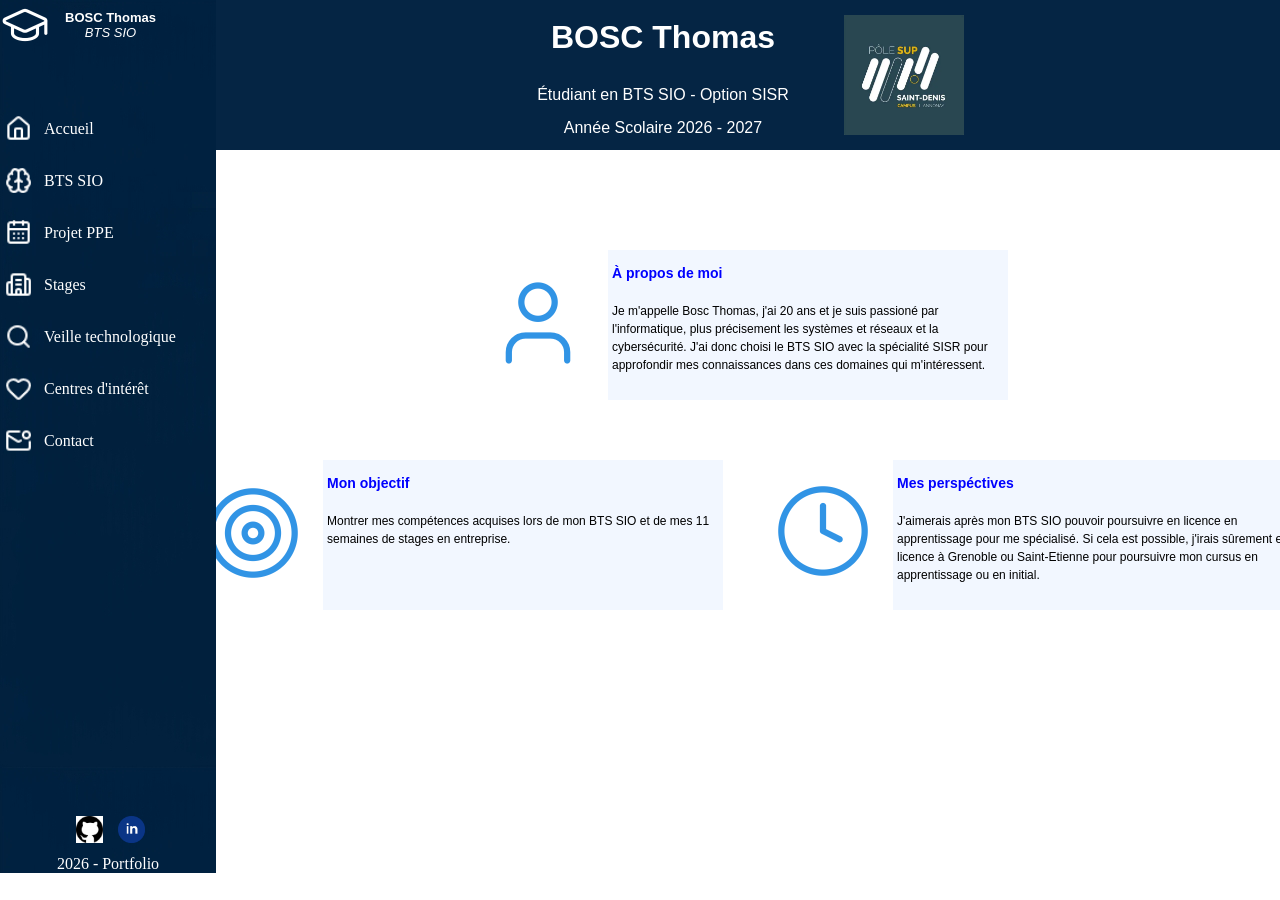
<file: index.html>
<!DOCTYPE html>
<html lang="fr">
    <head>
        <meta charset="UTF-8">
        <meta name="viewport" content="width=device-width, initial-scale=1.0">
        <title>Accueil</title> <!--affiche "Accueil" dans le lien de la page tout en haut-->
        <link rel="stylesheet" type="text/css" href="CSS/RegleCSS.css"> <!--relie la page CSS a cette page-->
    </head>
    <body id="conteneur_global" class="contenu_page">
        <nav>
            <div id="Menu" class="image">
                <div id="profil_accueil" class="haut-menu">
                    <img src="Image/Pictogramme_chapeau_etudiant.jpg" alt="Pictogramme de châpeau d'étudiant">
                    <div id="text-profil" class="text-menu">
                        <span><strong>BOSC Thomas</strong></span>
                        <span><em>BTS SIO</em></span>
                    </div>
                </div>              
                <div id="menu_accueil" class="menu">
                    <img src="Image/accueil-icone-logo-maison.jpg" alt="Pictogramme maison">
                    <a href="index.html"><span>Accueil</span></a>
                </div>
                <div id="menu_presentation" class="menu">
                    <img src="Image/malette.png" alt="Pictogramme malette">
                    <a href="html/BTS-SIO_et_compétences.html"><span>BTS SIO</span></a>
                </div>
                <div id="menu_projet_PPE" class="menu">
                    <img src="Image/calendrier_logo.jpg" alt="Pictogramme de calendrier">
                    <a href="html/Projets_réalisés.html"><span>Projet PPE</span></a>
                </div>
                <div id="menu_stages" class="menu">
                    <img src="Image/logo_valise.jpg" alt="Pictogramme de valise">
                    <a href="html/Stages.html"><span>Stages</span></a>
                </div>
                <div id="menu_veille" class="menu">
                    <img src="Image/logo_loupe.jpg" alt="Pictogramme de loupe">
                    <a href="html/Veilles_technologiques.html"><span>Veille technologique</span></a>
                </div>
                <div id="menu_centre_interet" class="menu">
                    <img src="Image/logo_coeur.png" alt="Pictogramme de coeur">
                    <a href="html/Centres_d'interets.html"><span>Centres d'intérêt</span></a>
                </div>
                <div id="menu_contact" class="menu">
                    <img src="Image/logo_enveloppe.jpg" alt="Pictogramme d'enveloppe">
                    <a href="html/Contact.html"><span>Contact</span></a>
                </div>
                <div id="reseau" class="menu">
                    <div class="logo-menu">
                        <a href="https://github.com/boscthomas06"><img src="Image/logo-github.jpg" alt="logo de Github"></a>
                        <a href="https://www.linkedin.com/in/thomas-bosc-20840a396/"><img src="Image/logo_linkedin.png" alt="logo logo_linkedin"></a>
                    </div>
                    <span>2026 - Portfolio</span>
                </div>
            </div>
        </nav>
        <div id="conteneur_HM" class="conteneur_HM">
            <header id="contenu" class="header_accueil">
                <div id="haut_page" class="haut_accueil">
                    <div id="texte_accueil" class="titre_accueil">
                        <p><h1>BOSC Thomas</h1></p>
                        <p>Étudiant en BTS SIO - Option SISR</p>
                        <p>Année Scolaire 2026 - 2027</p>
                    </div>
                    <div id="campus" class="saint-denis">
                        <img src="Image/saint-denis.webp" alt="Campus Saint-Denis">
                    </div>
                </div>
            </header>
            <main id="main_accueil" class="main_accueil">
                <div id="bloc123" class="disposition_bloc">
                    <div id="bloc1" class="presentation">
                        <div id="image-bloc1" class="image-bloc">
                            <img src="Image/profil.jpg" alt="profil">
                        </div>
                        <div id="bloc1-texte" class="bloc-texte">
                            <p><h2>À propos de moi</h2></p>
                            <p>Je m'appelle Bosc Thomas, j'ai 20 ans et je suis passioné par l'informatique, plus précisement les systèmes et réseaux et la cybersécurité. J'ai donc choisi le BTS SIO avec la spécialité SISR pour approfondir mes connaissances dans ces domaines qui m'intéressent.</p>
                        </div>
                    </div>
                    <div id="bloc2-3" class="conteneur_bloc2-3">
                        <div id="bloc2" class="presentation">
                            <div id="image-bloc2" class="image-bloc">
                                <img src="Image/cible.jpg" alt="cible">
                            </div>
                            <div id="texte-bloc2" class="bloc-texte">
                                <p><h2>Mon objectif</h2></p>
                                <p>Montrer mes compétences acquises lors de mon BTS SIO et de mes 11 semaines de stages en entreprise.</p>
                            </div>
                        </div>
                        <div id="bloc3" class="presentation">
                            <div id="image-bloc3" class="image-bloc">
                                <img src="Image/horloge.jpg" alt="horloge">
                            </div>
                            <div id="texte-bloc3" class="bloc-texte">
                                <p><h2>Mes perspéctives</h2></p>
                                <p>J'aimerais après mon BTS SIO pouvoir poursuivre en licence en apprentissage pour me spécialisé. Si cela est possible, j'irais sûrement en licence à Grenoble ou Saint-Etienne pour poursuivre mon cursus en apprentissage ou en initial.</p>
                            </div>
                        </div>
                    </div>
                </div>
            </main>
        </div>
        <footer>  
        </footer>
    </body>
</html>
</file>
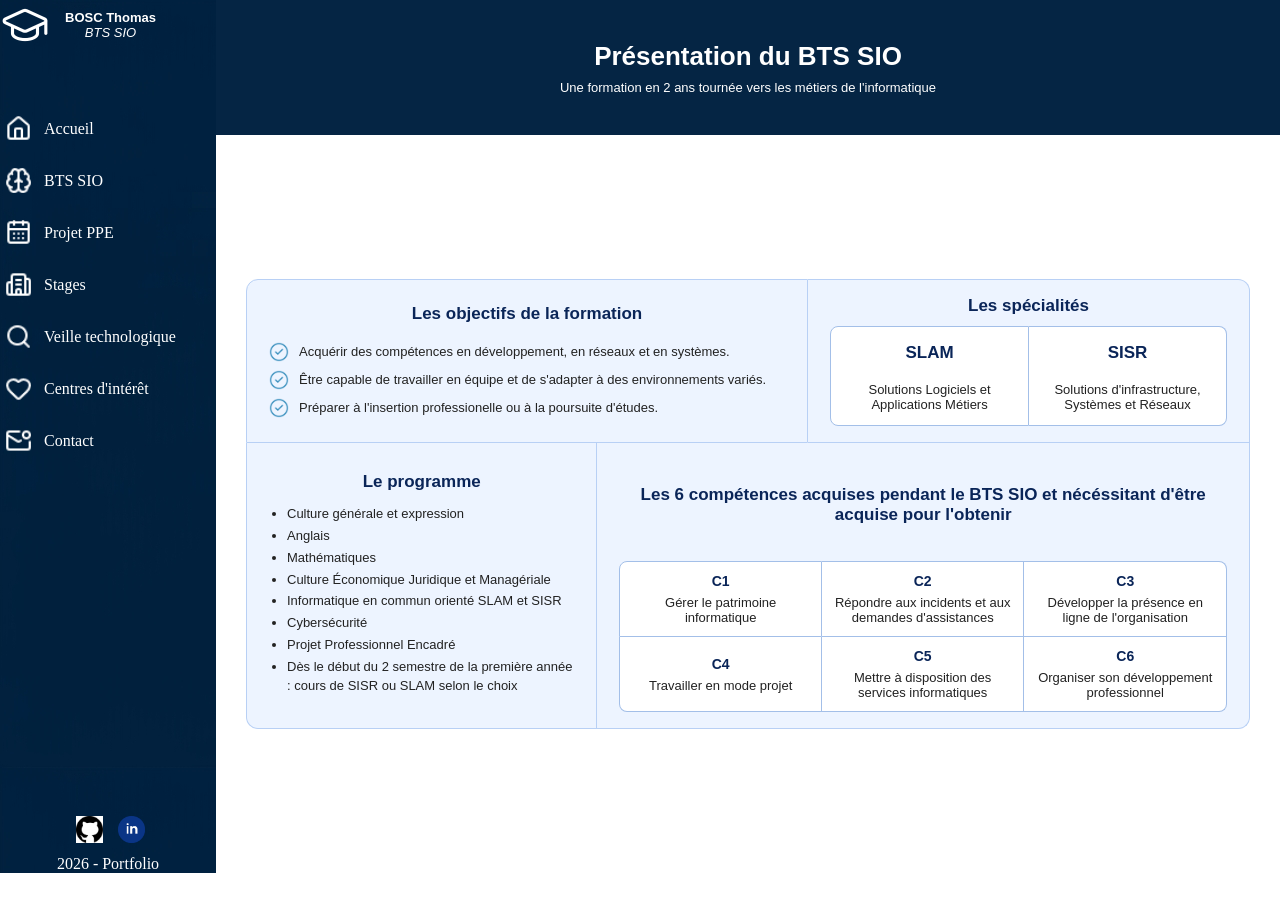
<file: html/BTS-SIO_et_compétences.html>
<!DOCTYPE html>
<html lang="fr">
    <head>
        <meta charset="UTF-8">
        <meta name="viewport" content="width=device-width, initial-scale=1.0">
        <title>BTS SIO et compétences</title> <!--affiche "BTS SIO et compétences" dans le lien de la page tout en haut-->
        <link rel="stylesheet" type="text/css" href="../CSS/RegleCSS.css"> <!--relie la page CSS a cette page-->
    </head>
    <body>
        <div id="contenu_BTS-SIO" class="contenu_BTS-SIO">
            <nav>
                <div id="Menu" class="image">
                    <div id="profil_accueil" class="haut-menu">
                        <img src="../Image/Pictogramme_chapeau_etudiant.jpg" alt="Pictogramme de châpeau d'étudiant">
                        <div id="text-profil" class="text-menu">
                            <span><strong>BOSC Thomas</strong></span>
                            <span><em>BTS SIO</em></span>
                        </div>
                    </div>              
                    <div id="menu_accueil" class="menu">
                        <img src="../Image/accueil-icone-logo-maison.jpg" alt="Pictogramme maison">
                        <a href="../index.html"><span>Accueil</span></a>
                    </div>
                    <div id="menu_presentation" class="menu">
                        <img src="../Image/malette.png" alt="Pictogramme malette">
                        <a href="../html/BTS-SIO_et_compétences.html"><span>BTS SIO</span></a>
                    </div>
                    <div id="menu_projet_PPE" class="menu">
                        <img src="../Image/calendrier_logo.jpg" alt="Pictogramme de calendrier">
                        <a href="../html/Projets_réalisés.html"><span>Projet PPE</span></a>
                    </div>
                    <div id="menu_stages" class="menu">
                        <img src="../Image/logo_valise.jpg" alt="Pictogramme de valise">
                        <a href="../html/Stages.html"><span>Stages</span></a>
                    </div>
                    <div id="menu_veille" class="menu">
                        <img src="../Image/logo_loupe.jpg" alt="Pictogramme de loupe">
                        <a href="../html/Veilles_technologiques.html"><span>Veille technologique</span></a>
                    </div>
                    <div id="menu_centre_interet" class="menu">
                        <img src="../Image/logo_coeur.png" alt="Pictogramme de coeur">
                        <a href="../html/Centres_d'interets.html"><span>Centres d'intérêt</span></a>
                    </div>
                    <div id="menu_contact" class="menu">
                        <img src="../Image/logo_enveloppe.jpg" alt="Pictogramme d'enveloppe">
                        <a href="../html/Contact.html"><span>Contact</span></a>
                    </div>
                    <div id="reseau" class="menu">
                        <div class="logo-menu">
                            <a href="https://github.com/boscthomas06"><img src="../Image/logo-github.jpg" alt="logo de Github"></a>
                            <a href="https://www.linkedin.com/in/thomas-bosc-20840a396/"><img src="../Image/logo_linkedin.png" alt="logo logo_linkedin"></a>
                        </div>
                        <span>2026 - Portfolio</span>
                    </div>
                </div>
            </nav>
            <div id="page_BTS-SIO" class="page-BTS_SIO">
                <header>
                        <div id="header-BTS_SIO" class="style_BTS-SIO">
                            <h1>Présentation du BTS SIO</h1>
                            <p>Une formation en 2 ans tournée vers les métiers de l'informatique</p>
                        </div>
                </header>
                <main>
                    <div id="objectif" class="texte-présentation">
                        <div id="objecif_specialite" class="style_BTS-SIO">
                            <div id="disposition_objectif" class="objectif">
                                <h2>Les objectifs de la formation</h2>
                                    <div class="objectif">
                                        <img src="../Image/icone-valider.jpg" alt="icône valider">
                                        <p>Acquérir des compétences en développement, en réseaux et en systèmes.</p>
                                    </div>
                                    <div class="objectif">
                                        <img src="../Image/icone-valider.jpg" alt="icône valider">
                                        <p>Être capable de travailler en équipe et de s'adapter à des environnements variés.</p>
                                    </div>
                                    <div class="objectif">
                                        <img src="../Image/icone-valider.jpg" alt="icône valider">
                                        <p>Préparer à l'insertion professionelle ou à la poursuite d'études.</p>
                                    </div>
                            </div>
                            <div id="titre-specialite" class="style_BTS-SIO">
                                <h2>Les spécialités</h2>
                                <div id="specialite" class="style_BTS-SIO">
                                    <div id="slam" class="style_BTS-SIO">
                                        <p><h2>SLAM</h2></p>
                                        <p>Solutions Logiciels et Applications Métiers</p>
                                    </div>
                                    <div id="sisr" class="style_BTS-SIO">
                                        <p><h2>SISR</h2></p>
                                        <p>Solutions d'infrastructure, Systèmes et Réseaux</p>
                                    </div>
                                </div>
                            </div>
                        </div>
                        <div id="programme-competence" class="style_BTS-SIO">
                            <div id="programme" class="style_BTS-SIO">
                                <p><h2>Le programme</h2></p>
                                <ul>
                                    <li>Culture générale et expression</li>
                                    <li>Anglais</li>
                                    <li>Mathématiques</li>
                                    <li>Culture Économique Juridique et Managériale</li>
                                    <li>Informatique en commun orienté SLAM et SISR</li>
                                    <li>Cybersécurité</li>
                                    <li>Projet Professionnel Encadré</li>
                                    <li>Dès le début du 2 semestre de la première année : cours de SISR ou SLAM selon le choix</li>
                                </ul>   
                            </div>
                            <div id="competence" class="style_BTS-SIO">
                                <p><h2>Les 6 compétences acquises pendant le BTS SIO et nécéssitant d'être acquise pour l'obtenir</h2></p>
                                <div id="box_competence" class="style_BTS-SIO">
                                    <div id="C1-C6" class="style_BTS-SIO">
                                        <div id="C1-C4" class="style_BTS-SIO">
                                            <div id="C1" class="style_BTS-SIO">
                                                <h3>C1</h3>
                                                <p>Gérer le patrimoine informatique</p>
                                            </div>
                                            <div id="C4" class="style_BTS-SIO">
                                                <h3>C4</h3>
                                                <p>Travailler en mode projet</p>
                                            </div>
                                        </div>
                                        <div id="C2-C5" class="style_BTS-SIO">
                                            <div id="C2" class="style_BTS-SIO">
                                                <h3>C2</h3>
                                                <p>Répondre aux incidents et aux demandes d'assistances</p>
                                            </div>
                                            <div id="C5" class="style_BTS-SIO">
                                                <h3>C5</h3>
                                                <p>Mettre à disposition des services informatiques</p>
                                            </div>
                                        </div>
                                        <div id="C3-C6" class="style_BTS-SIO">
                                            <div id="C3" class="style_BTS-SIO">
                                                <h3>C3</h3>
                                                <p>Développer la présence en ligne de l'organisation</p>
                                            </div>
                                            <div id="C6" class="style_BTS-SIO">
                                                <h3>C6</h3>
                                                <p>Organiser son développement professionnel</p>
                                            </div>
                                        </div>
                                    </div>
                                </div>
                            </div>
                        </div>
                    </div>

                    
                </main>
            </div>
            <footer>  
            </footer>
        </div>
    </body>
</html>
</file>
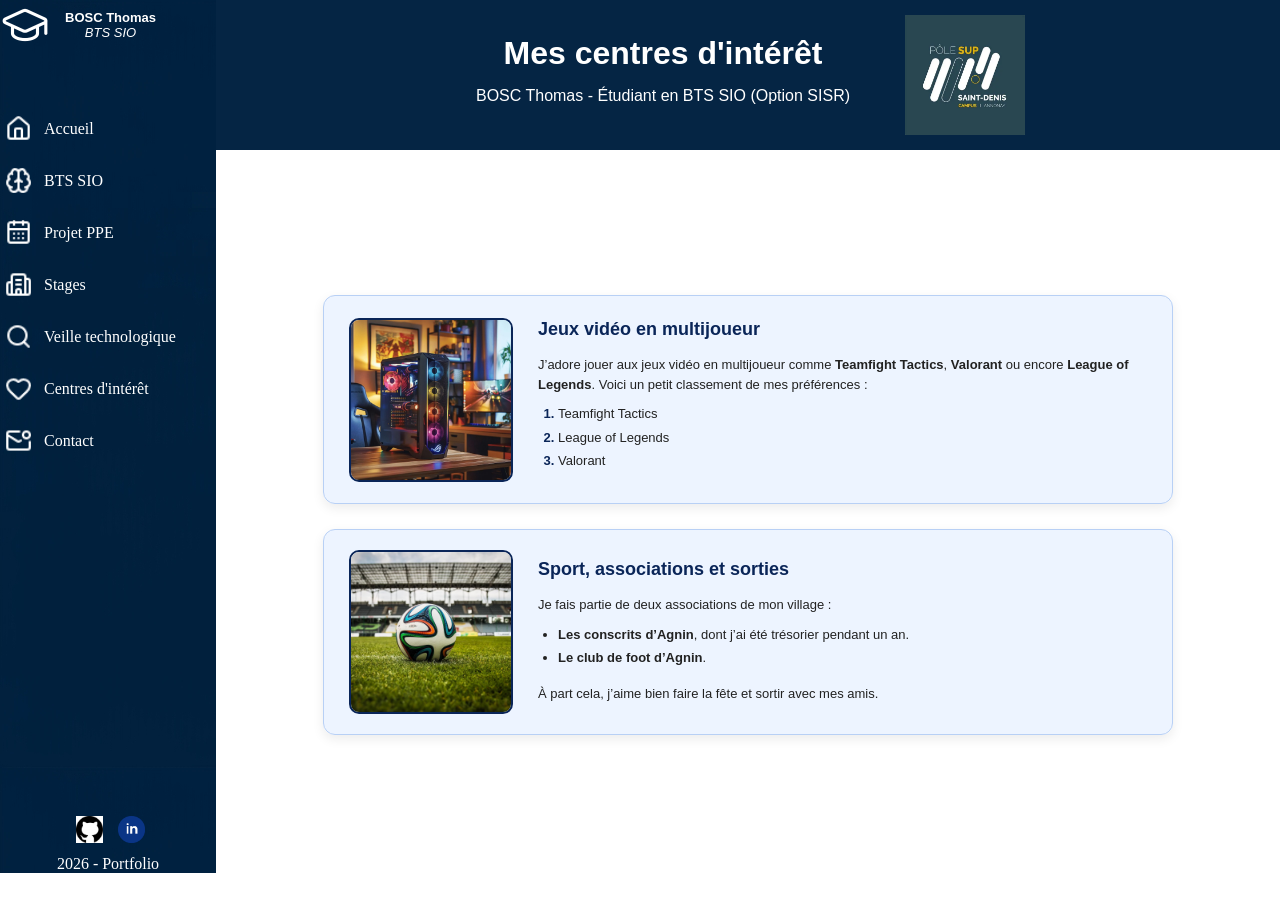
<file: html/Centres_d'interets.html>
<!DOCTYPE html>
<html lang="fr">
    <head>
        <meta charset="UTF-8">
        <meta name="viewport" content="width=device-width, initial-scale=1.0">
        <title>Centres d'intérêt</title>
        <link rel="stylesheet" type="text/css" href="../CSS/RegleCSS.css">
    </head>
    <body id="conteneur_global" class="contenu_page">
        <nav>
            <div id="Menu" class="image">
                <div id="profil_accueil" class="haut-menu">
                    <img src="../Image/Pictogramme_chapeau_etudiant.jpg" alt="Pictogramme de châpeau d'étudiant">
                    <div id="text-profil" class="text-menu">
                        <span><strong>BOSC Thomas</strong></span>
                        <span><em>BTS SIO</em></span>
                    </div>
                </div>              
                <div id="menu_accueil" class="menu">
                    <img src="../Image/accueil-icone-logo-maison.jpg" alt="Pictogramme maison">
                    <a href="../index.html"><span>Accueil</span></a>
                </div>
                <div id="menu_presentation" class="menu">
                    <img src="../Image/malette.png" alt="Pictogramme malette">
                    <a href="BTS-SIO_et_compétences.html"><span>BTS SIO</span></a>
                </div>
                <div id="menu_projet_PPE" class="menu">
                    <img src="../Image/calendrier_logo.jpg" alt="Pictogramme de calendrier">
                    <a href="Projets_réalisés.html"><span>Projet PPE</span></a>
                </div>
                <div id="menu_stages" class="menu">
                    <img src="../Image/logo_valise.jpg" alt="Pictogramme de valise">
                    <a href="Stages.html"><span>Stages</span></a>
                </div>
                <div id="menu_veille" class="menu">
                    <img src="../Image/logo_loupe.jpg" alt="Pictogramme de loupe">
                    <a href="Veilles_technologiques.html"><span>Veille technologique</span></a>
                </div>
                <div id="menu_centre_interet" class="menu">
                    <img src="../Image/logo_coeur.png" alt="Pictogramme de coeur">
                    <a href="Centres_d'interets.html"><span>Centres d'intérêt</span></a>
                </div>
                <div id="menu_contact" class="menu">
                    <img src="../Image/logo_enveloppe.jpg" alt="Pictogramme d'enveloppe">
                    <a href="Contact.html"><span>Contact</span></a>
                </div>
                <div id="reseau" class="menu">
                    <div class="logo-menu">
                        <a href="https://github.com/boscthomas06"><img src="../Image/logo-github.jpg" alt="logo de Github"></a>
                        <a href="https://www.linkedin.com/in/thomas-bosc-20840a396/"><img src="../Image/logo_linkedin.png" alt="logo logo_linkedin"></a>
                    </div>
                    <span>2026 - Portfolio</span>
                </div>
            </div>
        </nav>

        <div id="conteneur_HM" class="conteneur_HM">
            <header id="contenu" class="header_accueil">
                <div id="haut_page" class="haut_accueil">
                    <div id="texte_accueil" class="titre_accueil">
                        <h1>Mes centres d'intérêt</h1>
                        <p>BOSC Thomas - Étudiant en BTS SIO (Option SISR)</p>
                    </div>
                    <div id="campus" class="saint-denis">
                        <img src="../Image/saint-denis.webp" alt="Campus Saint-Denis">
                    </div>
                </div>
            </header>

            <main id="main_interets" class="main_accueil">
                <div class="conteneur_interets">
                    
                    <!-- Bloc 1 : Jeux vidéo -->
                    <div class="carte_interet">
                        <div class="image_interet">
                            <img src="../Image/jeux-vidéo.webp" alt="Configuration PC Gaming">
                        </div>
                        <div class="texte_interet">
                            <h2>Jeux vidéo en multijoueur</h2>
                            <p>J’adore jouer aux jeux vidéo en multijoueur comme <strong>Teamfight Tactics</strong>, <strong>Valorant</strong> ou encore <strong>League of Legends</strong>. Voici un petit classement de mes préférences :</p>
                            <ol class="classement_jeux">
                                <li>Teamfight Tactics</li>
                                <li>League of Legends</li>
                                <li>Valorant</li>
                            </ol>
                        </div>
                    </div>

                    <!-- Bloc 2 : Vie associative, football et sorties -->
                    <div class="carte_interet">
                        <div class="image_interet">
                            <img src="../Image/foot.avif" alt="Ballon de football sur un terrain">
                        </div>
                        <div class="texte_interet">
                            <h2>Sport, associations et sorties</h2>
                            <p>Je fais partie de deux associations de mon village :</p>
                            <ul class="liste_assos">
                                <li><strong>Les conscrits d’Agnin</strong>, dont j’ai été trésorier pendant un an.</li>
                                <li><strong>Le club de foot d’Agnin</strong>.</li>
                            </ul>
                            <p>À part cela, j’aime bien faire la fête et sortir avec mes amis.</p>
                        </div>
                    </div>

                </div>
            </main>
        </div>

        <footer>  
        </footer>
    </body>
</html>
</file>
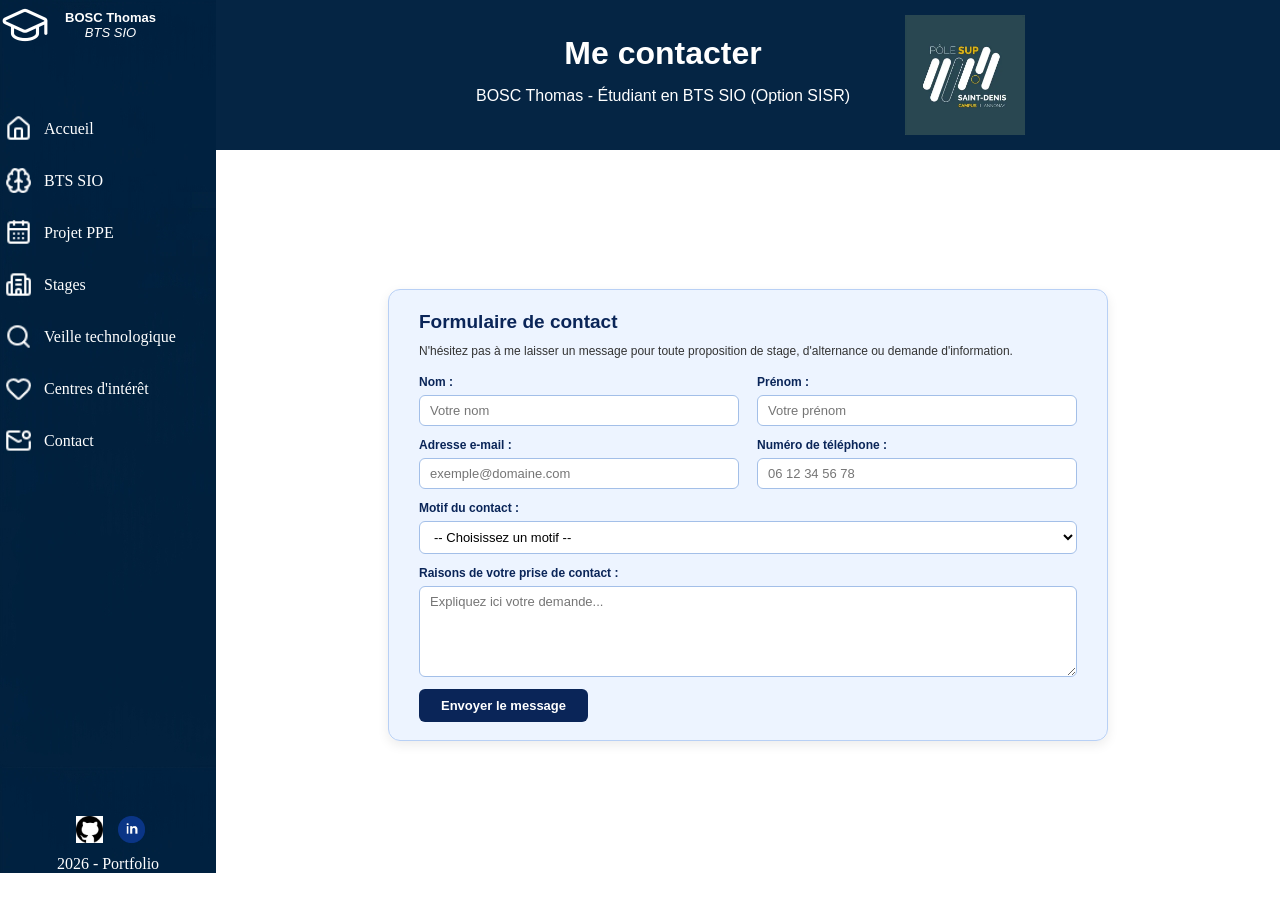
<file: html/Contact.html>
<!DOCTYPE html>
<html lang="fr">
    <head>
        <meta charset="UTF-8">
        <meta name="viewport" content="width=device-width, initial-scale=1.0">
        <title>Contact</title>
        <link rel="stylesheet" type="text/css" href="../CSS/RegleCSS.css">
    </head>
    <body id="conteneur_global" class="contenu_page">
        <nav>
            <div id="Menu" class="image">
                <div id="profil_accueil" class="haut-menu">
                    <img src="../Image/Pictogramme_chapeau_etudiant.jpg" alt="Pictogramme de châpeau d'étudiant">
                    <div id="text-profil" class="text-menu">
                        <span><strong>BOSC Thomas</strong></span>
                        <span><em>BTS SIO</em></span>
                    </div>
                </div>              
                <div id="menu_accueil" class="menu">
                    <img src="../Image/accueil-icone-logo-maison.jpg" alt="Pictogramme maison">
                    <a href="../index.html"><span>Accueil</span></a>
                </div>
                <div id="menu_presentation" class="menu">
                    <img src="../Image/malette.png" alt="Pictogramme malette">
                    <a href="BTS-SIO_et_compétences.html"><span>BTS SIO</span></a>
                </div>
                <div id="menu_projet_PPE" class="menu">
                    <img src="../Image/calendrier_logo.jpg" alt="Pictogramme de calendrier">
                    <a href="Projets_réalisés.html"><span>Projet PPE</span></a>
                </div>
                <div id="menu_stages" class="menu">
                    <img src="../Image/logo_valise.jpg" alt="Pictogramme de valise">
                    <a href="Stages.html"><span>Stages</span></a>
                </div>
                <div id="menu_veille" class="menu">
                    <img src="../Image/logo_loupe.jpg" alt="Pictogramme de loupe">
                    <a href="Veilles_technologiques.html"><span>Veille technologique</span></a>
                </div>
                <div id="menu_centre_interet" class="menu">
                    <img src="../Image/logo_coeur.png" alt="Pictogramme de coeur">
                    <a href="Centres_d'interets.html"><span>Centres d'intérêt</span></a>
                </div>
                <div id="menu_contact" class="menu">
                    <img src="../Image/logo_enveloppe.jpg" alt="Pictogramme d'enveloppe">
                    <a href="Contact.html"><span>Contact</span></a>
                </div>
                <div id="reseau" class="menu">
                    <div class="logo-menu">
                        <a href="https://github.com/boscthomas06"><img src="../Image/logo-github.jpg" alt="logo de Github"></a>
                        <a href="https://www.linkedin.com/in/thomas-bosc-20840a396/"><img src="../Image/logo_linkedin.png" alt="logo logo_linkedin"></a>
                    </div>
                    <span>2026 - Portfolio</span>
                </div>
            </div>
        </nav>

        <div id="conteneur_HM" class="conteneur_HM">
            <header id="contenu" class="header_accueil">
                <div id="haut_page" class="haut_accueil">
                    <div id="texte_accueil" class="titre_accueil">
                        <h1>Me contacter</h1>
                        <p>BOSC Thomas - Étudiant en BTS SIO (Option SISR)</p>
                    </div>
                    <div id="campus" class="saint-denis">
                        <img src="../Image/saint-denis.webp" alt="Campus Saint-Denis">
                    </div>
                </div>
            </header>

            <main id="main_contact" class="main_accueil">
                <div id="bloc_formulaire" class="presentation">
                    <div id="conteneur-form" class="bloc-texte">
                        <h2>Formulaire de contact</h2>
                        <p>N'hésitez pas à me laisser un message pour toute proposition de stage, d'alternance ou demande d'information.</p>
                    <form action="#" method="post" class="formulaire_contact">
                        <div class="ligne_form">
                            <div class="champ_form">
                                <label for="nom">Nom :</label>
                                <input type="text" id="nom" name="nom" placeholder="Votre nom" required>
                            </div>
                            <div class="champ_form">
                                <label for="prenom">Prénom :</label>
                                <input type="text" id="prenom" name="prenom" placeholder="Votre prénom" required>
                            </div>
                        </div>

                        <div class="ligne_form">
                            <div class="champ_form">
                                <label for="email">Adresse e-mail :</label>
                                <input type="email" id="email" name="email" placeholder="exemple@domaine.com" required>
                            </div>
                            <div class="champ_form">
                                <label for="telephone">Numéro de téléphone :</label>
                                <input type="tel" id="telephone" name="telephone" placeholder="06 12 34 56 78" pattern="[0-9\s]{10,14}" required>
                            </div>
                        </div>

                        <div class="champ_form">
                            <label for="motif">Motif du contact :</label>
                            <select id="motif" name="motif" required>
                                <option value="">-- Choisissez un motif --</option>
                                <option value="stage">Proposition de stage</option>
                                <option value="alternance">Proposition d'alternance / licence</option>
                                <option value="projet">Question sur un projet / PPE</option>
                                <option value="autre">Autre demande</option>
                            </select>
                        </div>

                        <div class="champ_form">
                            <label for="message">Raisons de votre prise de contact :</label>
                            <textarea id="message" name="message" rows="5" placeholder="Expliquez ici votre demande..." required></textarea>
                        </div>

                        <button type="submit" class="btn_envoyer">Envoyer le message</button>
                    </form>
                    </div>
                </div>
            </main>
        </div>

        <footer>  
        </footer>
    </body>
</html>
</file>
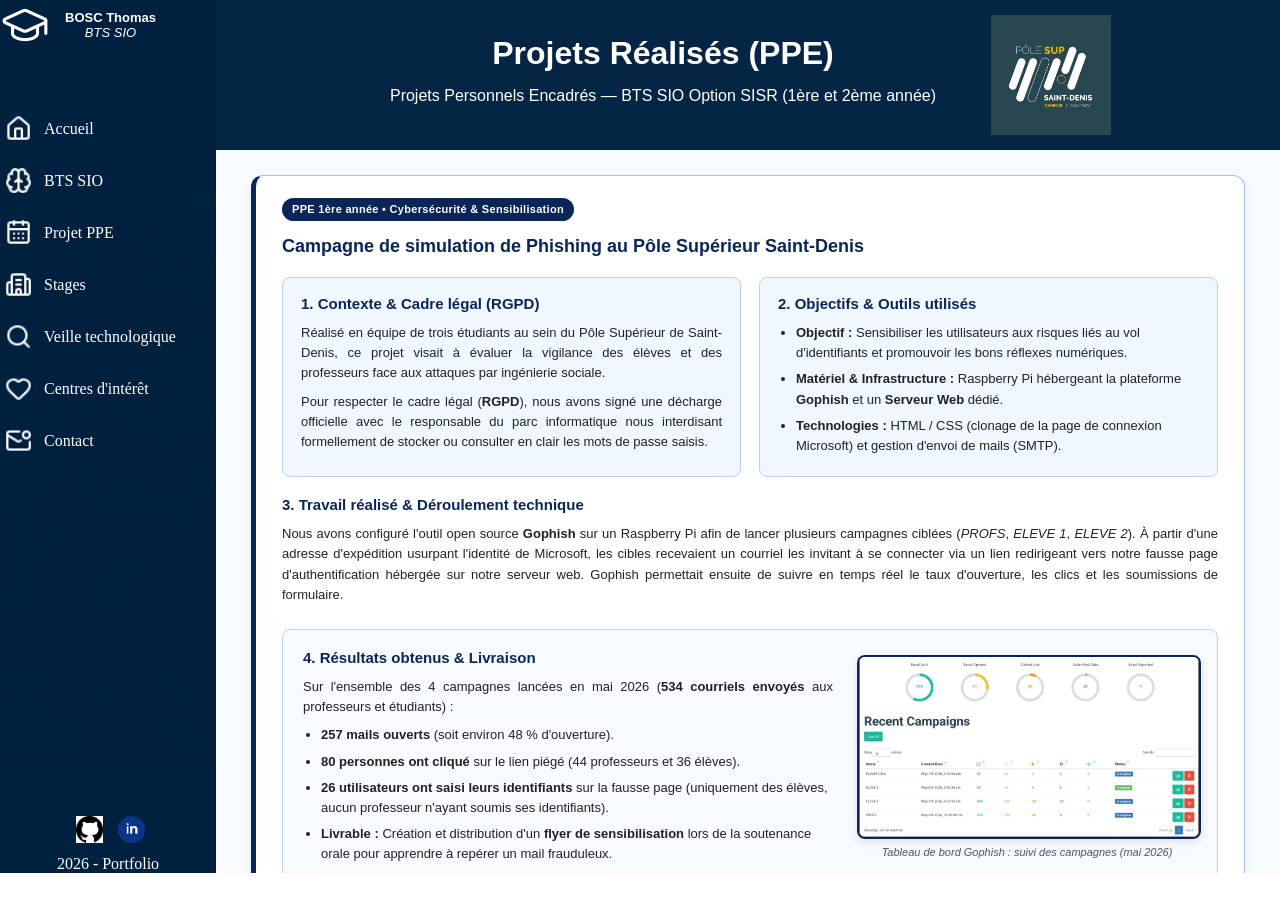
<file: html/Projets_réalisés.html>
<!DOCTYPE html>
<html lang="fr">
    <head>
        <meta charset="UTF-8">
        <meta name="viewport" content="width=device-width, initial-scale=1.0">
        <title>Projets réalisés (PPE)</title>
        <link rel="stylesheet" type="text/css" href="../CSS/RegleCSS.css">
    </head>
    <body id="conteneur_global" class="contenu_page">
        <nav>
            <div id="Menu" class="image">
                <div id="profil_accueil" class="haut-menu">
                    <img src="../Image/Pictogramme_chapeau_etudiant.jpg" alt="Pictogramme de châpeau d'étudiant">
                    <div id="text-profil" class="text-menu">
                        <span><strong>BOSC Thomas</strong></span>
                        <span><em>BTS SIO</em></span>
                    </div>
                </div>              
                <div id="menu_accueil" class="menu">
                    <img src="../Image/accueil-icone-logo-maison.jpg" alt="Pictogramme maison">
                    <a href="../index.html"><span>Accueil</span></a>
                </div>
                <div id="menu_presentation" class="menu">
                    <img src="../Image/malette.png" alt="Pictogramme malette">
                    <a href="BTS-SIO_et_compétences.html"><span>BTS SIO</span></a>
                </div>
                <div id="menu_projet_PPE" class="menu">
                    <img src="../Image/calendrier_logo.jpg" alt="Pictogramme de calendrier">
                    <a href="Projets_réalisés.html"><span>Projet PPE</span></a>
                </div>
                <div id="menu_stages" class="menu">
                    <img src="../Image/logo_valise.jpg" alt="Pictogramme de valise">
                    <a href="Stages.html"><span>Stages</span></a>
                </div>
                <div id="menu_veille" class="menu">
                    <img src="../Image/logo_loupe.jpg" alt="Pictogramme de loupe">
                    <a href="Veilles_technologiques.html"><span>Veille technologique</span></a>
                </div>
                <div id="menu_centre_interet" class="menu">
                    <img src="../Image/logo_coeur.png" alt="Pictogramme de coeur">
                    <a href="Centres_d'interets.html"><span>Centres d'intérêt</span></a>
                </div>
                <div id="menu_contact" class="menu">
                    <img src="../Image/logo_enveloppe.jpg" alt="Pictogramme d'enveloppe">
                    <a href="Contact.html"><span>Contact</span></a>
                </div>
                <div id="reseau" class="menu">
                    <div class="logo-menu">
                        <a href="https://github.com/boscthomas06"><img src="../Image/logo-github.jpg" alt="logo de Github"></a>
                        <a href="https://www.linkedin.com/in/thomas-bosc-20840a396/"><img src="../Image/logo_linkedin.png" alt="logo logo_linkedin"></a>
                    </div>
                    <span>2026 - Portfolio</span>
                </div>
            </div>
        </nav>

        <div id="conteneur_HM" class="conteneur_HM">
            <header id="contenu" class="header_accueil">
                <div id="haut_page" class="haut_accueil">
                    <div id="texte_accueil" class="titre_accueil">
                        <h1>Projets Réalisés (PPE)</h1>
                        <p>Projets Personnels Encadrés — BTS SIO Option SISR (1ère et 2ème année)</p>
                    </div>
                    <div id="campus" class="saint-denis">
                        <img src="../Image/saint-denis.webp" alt="Campus Saint-Denis">
                    </div>
                </div>
            </header>

            <main id="main_ppe" class="main_stages_scroll">
                <div class="conteneur_ppe">

                    <!-- PROJET 1 : Simulation de Phishing (1ère année) -->
                    <article class="carte_ppe">
                        <div class="entete_ppe">
                            <span class="badge_stage">PPE 1ère année • Cybersécurité & Sensibilisation</span>
                            <h2>Campagne de simulation de Phishing au Pôle Supérieur Saint-Denis</h2>
                        </div>

                        <div class="grille_ppe_haut">
                            <div class="bloc_info_ppe">
                                <h3>1. Contexte & Cadre légal (RGPD)</h3>
                                <p>Réalisé en équipe de trois étudiants au sein du Pôle Supérieur de Saint-Denis, ce projet visait à évaluer la vigilance des élèves et des professeurs face aux attaques par ingénierie sociale.</p>
                                <p>Pour respecter le cadre légal (<strong>RGPD</strong>), nous avons signé une décharge officielle avec le responsable du parc informatique nous interdisant formellement de stocker ou consulter en clair les mots de passe saisis.</p>
                            </div>

                            <div class="bloc_info_ppe">
                                <h3>2. Objectifs & Outils utilisés</h3>
                                <ul>
                                    <li><strong>Objectif :</strong> Sensibiliser les utilisateurs aux risques liés au vol d'identifiants et promouvoir les bons réflexes numériques.</li>
                                    <li><strong>Matériel & Infrastructure :</strong> Raspberry Pi hébergeant la plateforme <strong>Gophish</strong> et un <strong>Serveur Web</strong> dédié.</li>
                                    <li><strong>Technologies :</strong> HTML / CSS (clonage de la page de connexion Microsoft) et gestion d'envoi de mails (SMTP).</li>
                                </ul>
                            </div>
                        </div>

                        <div class="bloc_travail_ppe">
                            <h3>3. Travail réalisé & Déroulement technique</h3>
                            <p>Nous avons configuré l'outil open source <strong>Gophish</strong> sur un Raspberry Pi afin de lancer plusieurs campagnes ciblées (<em>PROFS</em>, <em>ELEVE 1</em>, <em>ELEVE 2</em>). À partir d'une adresse d'expédition usurpant l'identité de Microsoft, les cibles recevaient un courriel les invitant à se connecter via un lien redirigeant vers notre fausse page d'authentification hébergée sur notre serveur web. Gophish permettait ensuite de suivre en temps réel le taux d'ouverture, les clics et les soumissions de formulaire.</p>
                        </div>

                        <!-- Section Résultats avec l'image Gophish -->
                        <div class="bloc_resultats_ppe">
                            <div class="texte_resultats_ppe">
                                <h3>4. Résultats obtenus & Livraison</h3>
                                <p>Sur l'ensemble des 4 campagnes lancées en mai 2026 (<strong>534 courriels envoyés</strong> aux professeurs et étudiants) :</p>
                                <ul>
                                    <li><strong>257 mails ouverts</strong> (soit environ 48 % d'ouverture).</li>
                                    <li><strong>80 personnes ont cliqué</strong> sur le lien piégé (44 professeurs et 36 élèves).</li>
                                    <li><strong>26 utilisateurs ont saisi leurs identifiants</strong> sur la fausse page (uniquement des élèves, aucun professeur n'ayant soumis ses identifiants).</li>
                                    <li><strong>Livrable :</strong> Création et distribution d'un <strong>flyer de sensibilisation</strong> lors de la soutenance orale pour apprendre à repérer un mail frauduleux.</li>
                                </ul>
                            </div>
                            <div class="visuel_ppe">
                                <img src="../Image/projet_phishing.jpg" alt="Tableau de bord Gophish des campagnes de phishing">
                                <span class="legende_img">Tableau de bord Gophish : suivi des campagnes (mai 2026)</span>
                            </div>
                        </div>

                        <div class="pied_ppe_bilan">
                            <div class="competences_ppe">
                                <strong>Compétences E5 mobilisées :</strong>
                                <span class="tag_comp">C1 - Gérer le patrimoine informatique</span>
                                <span class="tag_comp">C4 - Travailler en mode projet</span>
                                <span class="tag_comp">C5 - Mettre à disposition un service</span>
                            </div>
                            <p class="bilan_texte_ppe"><strong>5. Bilan personnel :</strong> Ce projet m'a permis de prendre en main un Raspberry Pi, de déployer un serveur web et de comprendre concrètement les mécanismes de l'ingénierie sociale (<em>social engineering</em>) afin de mieux protéger les utilisateurs en entreprise.</p>
                        </div>
                    </article>

                    <!-- PROJET 2 : Infrastructure réseau d'entreprise (2ème année - Épreuve E6) -->
                    <article class="carte_ppe">
                        <div class="entete_ppe">
                            <span class="badge_stage">PPE 2ème année • Infrastructure Systèmes & Réseaux (Projet E6)</span>
                            <h2>Conception, déploiement et sécurisation d'une infrastructure réseau d'entreprise autonome</h2>
                        </div>

                        <div class="grille_ppe_haut">
                            <div class="bloc_info_ppe">
                                <h3>1. Contexte & Besoin de l'entreprise</h3>
                                <p>Une entreprise crée une nouvelle entité destinée à devenir autonome à long terme. Intégré au service informatique, ma mission est de concevoir une infrastructure évolutive respectant dès le départ les bonnes pratiques professionnelles.</p>
                                <p><strong>Organisation (10 collaborateurs, 3 services) :</strong> <em>Direction</em> (Directeur, Assistante, DRH, Comptable), <em>Commercial</em> (Directeur commercial + 2 commerciaux) et <em>Production</em> (Directeur technique + 2 ingénieurs d'études), répartis en deux profils de sécurité : <strong>VIP</strong> (les 4 directeurs) et <strong>Employés</strong>.</p>
                            </div>

                            <div class="bloc_info_ppe">
                                <h3>2. Environnement matériel & Contraintes réseau</h3>
                                <ul>
                                    <li><strong>Matériel en baie 15U :</strong> 1 serveur physique Lenovo sous <strong>Windows Server Hyper-V</strong>, 1 routeur/switch <strong>MikroTik</strong> (<code>10.20.14.254</code>) et 2 postes clients physiques configurés en double/triple boot.</li>
                                    <li><strong>Interconnexion WAN :</strong> Raccordement au réseau SIO (<code>10.21.3.214</code>) via la passerelle montante <code>10.21.3.1</code> en <strong>routage statique</strong> (sans NAT) et résolution via le DNS <code>192.168.10.120</code>.</li>
                                    <li><strong>Segmentation :</strong> Découpage de la plage attribuée en <strong>4 sous-réseaux (/26)</strong>.</li>
                                </ul>
                            </div>
                        </div>

                        <!-- Tableau récapitulatif avec les bonnes adresses IP -->
                        <div class="bloc_travail_ppe">
                            <h3>3. Architecture Réseau & Plan d'adressage</h3>
                            <p>Le réseau est segmenté en sous-réseaux distincts pour isoler les serveurs, les postes utilisateurs et la zone exposée (DMZ) :</p>
                            <table class="tableau_ppe">
                                <thead>
                                    <tr>
                                        <th>Zone / VLAN</th>
                                        <th>Sous-réseau (/26)</th>
                                        <th>Équipements & Machines Virtuelles (VM)</th>
                                        <th>Adresses IP statiques associées</th>
                                    </tr>
                                </thead>
                                <tbody>
                                    <tr>
                                        <td><strong>VLAN 1 (Attente)</strong></td>
                                        <td><code>10.20.14.0 /26</code></td>
                                        <td>VLAN en attente</td>
                                        <td>Plage réservée pour l'évolution future de l'infrastructure.</td>
                                    </tr>
                                    <tr>
                                        <td><strong>VLAN 2 (DMZ)</strong></td>
                                        <td><code>10.20.14.64 /26</code></td>
                                        <td>Serveur Web Linux (DMZ)</td>
                                        <td><code>SERV-WEB-THOMAS</code> : <code>10.20.14.120</code></td>
                                    </tr>
                                    <tr>
                                        <td><strong>VLAN 3 (Postes Clients)</strong></td>
                                        <td><code>10.20.14.128 /26</code></td>
                                        <td>Postes clients physiques du domaine</td>
                                        <td><code>PC-VIP</code> : <code>10.20.14.167</code> / <code>PC-CLIENT</code> : <code>10.20.14.168</code></td>
                                    </tr>
                                    <tr>
                                        <td><strong>LAN (Serveurs & Cœur)</strong></td>
                                        <td><code>10.20.14.192 /26</code></td>
                                        <td>Hyperviseur, Active Directory & Supervision Zabbix</td>
                                        <td>
                                            Routeur MikroTik : <code>10.20.14.254</code><br>
                                            Hyper-V : <code>10.20.14.214</code><br>
                                            <code>SERV-AD-THOMAS</code> : <code>10.20.14.240</code><br>
                                            <code>SERV-ZABBIX-THOMAS</code> : <code>10.20.14.247</code>
                                        </td>
                                    </tr>
                                </tbody>
                            </table>
                        </div>

                        <!-- Détails techniques des services déployés (AD, GPO, DFS, NTP, Zabbix) -->
                        <div class="grille_ppe_haut">
                            <div class="bloc_info_ppe">
                                <h3>4. Administration Windows, GPO & Partages DFS</h3>
                                <ul>
                                    <li><strong>Active Directory & GPO (<code>ishep.local</code>) :</strong> Création d'une arborescence d'Unités d'Organisation (OU) séparant les catégories <em>VIP</em> et <em>Employés</em> ainsi que les 3 services (méthode AGDLP). Déploiement de GPO ciblées : message d'accueil différencié à l'ouverture de session, fond d'écran par profil, blocage des ports USB uniquement sur les postes non-VIP et montage automatique du lecteur réseau.</li>
                                    <li><strong>Stockage distribué (DFS) :</strong> Mise en place de l'espace de noms <code>\\ishep.local\PartagesDFS</code> (lecteur mappé <code>X:</code>) centralisant les dossiers <em>Commun</em>, <em>Direction</em>, <em>Commercial</em> et <em>Production</em> avec activation de l'<strong>énumération basée sur l'accès (ABE)</strong> pour masquer aux utilisateurs les dossiers auxquels ils n'ont pas droit.</li>
                                    <li><strong>Synchronisation horaire (NTP) :</strong> Configuration du service <code>w32time</code> sur le contrôleur de domaine (<code>SERV-AD</code>) comme source fiable du domaine et synchronisation hiérarchique (<code>domhier</code>) des postes clients vérifiée via <code>nltest</code>.</li>
                                </ul>
                            </div>

                            <div class="bloc_info_ppe">
                                <h3>5. Supervision centralisée sous Zabbix 7.0</h3>
                                <ul>
                                    <li><strong>Serveur Zabbix (Debian 13) :</strong> Installation complète de Zabbix Server 7.0 LTS avec base de données MySQL et interface web d'administration.</li>
                                    <li><strong>Agents actifs & passifs :</strong> Déploiement de <strong>Zabbix Agent 2</strong> en mode <em>actif</em> sur <code>SERV-AD</code>, <code>PC-VIP</code> et <code>PC-CLIENT</code>, et en mode <em>passif</em> (port 10050) sur l'hôte Hyper-V et le serveur Web <code>SERV-WEB-THOMAS</code> en DMZ (afin qu'aucune connexion ne soit initiée depuis la DMZ vers le réseau interne).</li>
                                    <li><strong>Supervision réseau SNMPv2 :</strong> Activation et configuration du protocole <strong>SNMPv2</strong> (port 161, communauté dédiée) sur le routeur/switch <strong>MikroTik</strong> pour surveiller l'état des interfaces et le trafic en temps réel.</li>
                                </ul>
                            </div>
                        </div>

                        <div class="pied_ppe_bilan">
                            <div class="competences_ppe">
                                <strong>Compétences E5 / E6 mobilisées :</strong>
                                <span class="tag_comp">C1 - Gérer le patrimoine informatique</span>
                                <span class="tag_comp">C2 - Répondre aux incidents et supervision</span>
                                <span class="tag_comp">C4 - Travailler en mode projet</span>
                                <span class="tag_comp">C5 - Mettre à disposition un service</span>
                            </div>
                            <p class="bilan_texte_ppe"><strong>6. Bilan & Livrables documentaires :</strong> Ce projet d'envergure m'a permis de maîtriser l'architecture complète d'un système d'information (segmentation réseau, routage statique, durcissement DMZ, administration AD/GPO/DFS et supervision multi-protocoles). Chaque brique technique a fait l'objet d'une <strong>documentation d'installation et d'exploitation détaillée</strong> (procédures Zabbix 7.0, DFS et NTP).</p>
                        </div>
                    </article>

                </div>
            </main>
        </div>

        <footer>  
        </footer>
    </body>
</html>
</file>
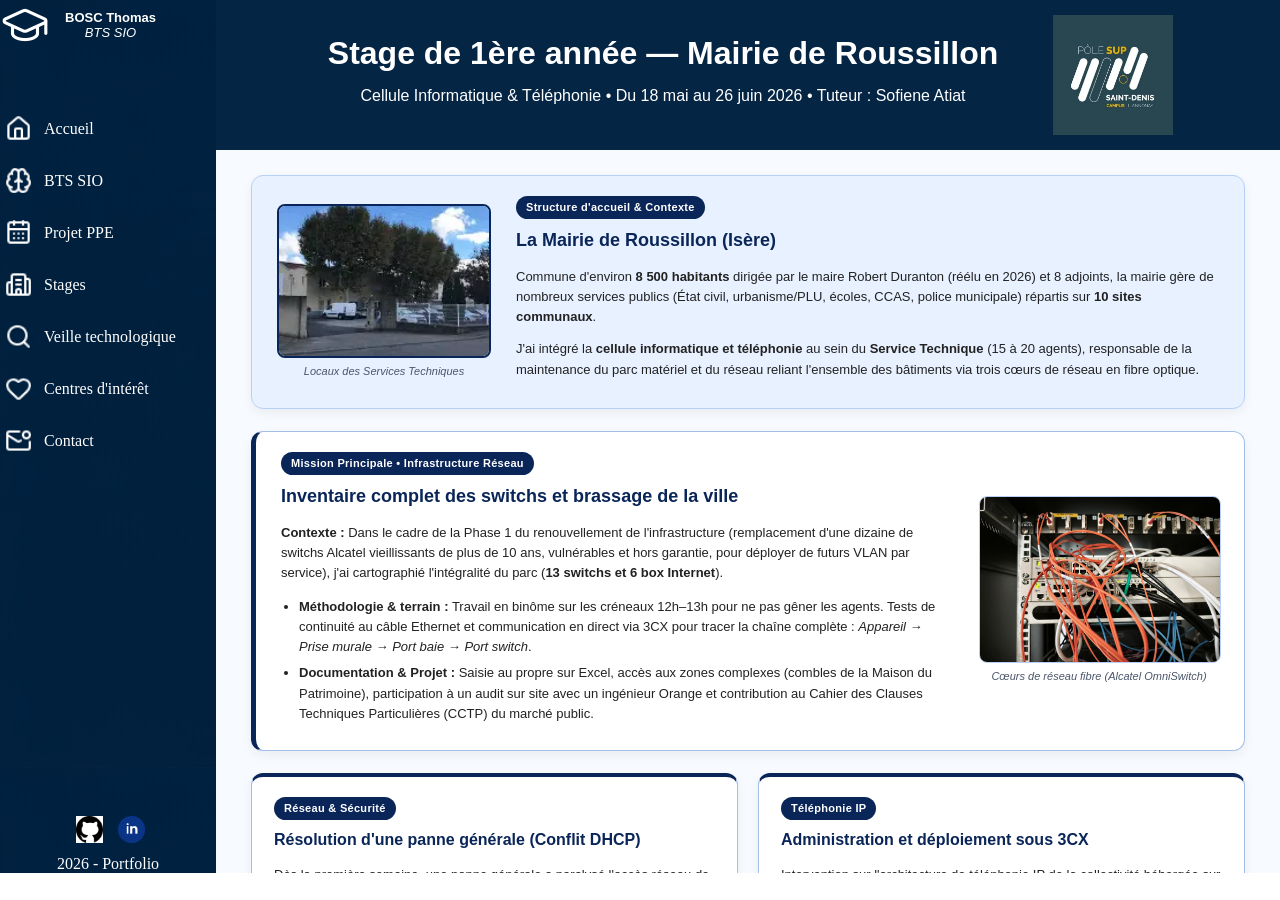
<file: html/Stages.html>
<!DOCTYPE html>
<html lang="fr">
    <head>
        <meta charset="UTF-8">
        <meta name="viewport" content="width=device-width, initial-scale=1.0">
        <title>Stages</title>
        <link rel="stylesheet" type="text/css" href="../CSS/RegleCSS.css">
    </head>
    <body id="conteneur_global" class="contenu_page">
        <nav>
            <div id="Menu" class="image">
                <div id="profil_accueil" class="haut-menu">
                    <img src="../Image/Pictogramme_chapeau_etudiant.jpg" alt="Pictogramme de châpeau d'étudiant">
                    <div id="text-profil" class="text-menu">
                        <span><strong>BOSC Thomas</strong></span>
                        <span><em>BTS SIO</em></span>
                    </div>
                </div>              
                <div id="menu_accueil" class="menu">
                    <img src="../Image/accueil-icone-logo-maison.jpg" alt="Pictogramme maison">
                    <a href="../index.html"><span>Accueil</span></a>
                </div>
                <div id="menu_presentation" class="menu">
                    <img src="../Image/malette.png" alt="Pictogramme malette">
                    <a href="BTS-SIO_et_compétences.html"><span>BTS SIO</span></a>
                </div>
                <div id="menu_projet_PPE" class="menu">
                    <img src="../Image/calendrier_logo.jpg" alt="Pictogramme de calendrier">
                    <a href="Projets_réalisés.html"><span>Projet PPE</span></a>
                </div>
                <div id="menu_stages" class="menu">
                    <img src="../Image/logo_valise.jpg" alt="Pictogramme de valise">
                    <a href="Stages.html"><span>Stages</span></a>
                </div>
                <div id="menu_veille" class="menu">
                    <img src="../Image/logo_loupe.jpg" alt="Pictogramme de loupe">
                    <a href="Veilles_technologiques.html"><span>Veille technologique</span></a>
                </div>
                <div id="menu_centre_interet" class="menu">
                    <img src="../Image/logo_coeur.png" alt="Pictogramme de coeur">
                    <a href="Centres_d'interets.html"><span>Centres d'intérêt</span></a>
                </div>
                <div id="menu_contact" class="menu">
                    <img src="../Image/logo_enveloppe.jpg" alt="Pictogramme d'enveloppe">
                    <a href="Contact.html"><span>Contact</span></a>
                </div>
                <div id="reseau" class="menu">
                    <div class="logo-menu">
                        <a href="https://github.com/boscthomas06"><img src="../Image/logo-github.jpg" alt="logo de Github"></a>
                        <a href="https://www.linkedin.com/in/thomas-bosc-20840a396/"><img src="../Image/logo_linkedin.png" alt="logo logo_linkedin"></a>
                    </div>
                    <span>2026 - Portfolio</span>
                </div>
            </div>
        </nav>

        <div id="conteneur_HM" class="conteneur_HM">
            <header id="contenu" class="header_accueil">
                <div id="haut_page" class="haut_accueil">
                    <div id="texte_accueil" class="titre_accueil">
                        <h1>Stage de 1ère année — Mairie de Roussillon</h1>
                        <p>Cellule Informatique & Téléphonie • Du 18 mai au 26 juin 2026 • Tuteur : Sofiene Atiat</p>
                    </div>
                    <div id="campus" class="saint-denis">
                        <img src="../Image/saint-denis.webp" alt="Campus Saint-Denis">
                    </div>
                </div>
            </header>

            <!-- Zone défilante principale -->
            <main id="main_stages" class="main_stages_scroll">
                <div class="conteneur_stage">
                    
                    <!-- Section 1 : Contexte et structure d'accueil -->
                    <section class="carte_stage_entete">
                        <div class="image_stage_grande">
                            <img src="../Image/Service_technique_Roussillon.webp" alt="Bâtiment du Service Technique de Roussillon">
                            <span class="legende_img">Locaux des Services Techniques</span>
                        </div>
                        <div class="texte_stage_intro">
                            <div class="badge_stage">Structure d'accueil & Contexte</div>
                            <h2>La Mairie de Roussillon (Isère)</h2>
                            <p>Commune d'environ <strong>8 500 habitants</strong> dirigée par le maire Robert Duranton (réélu en 2026) et 8 adjoints, la mairie gère de nombreux services publics (État civil, urbanisme/PLU, écoles, CCAS, police municipale) répartis sur <strong>10 sites communaux</strong>.</p>
                            <p>J'ai intégré la <strong>cellule informatique et téléphonie</strong> au sein du <strong>Service Technique</strong> (15 à 20 agents), responsable de la maintenance du parc matériel et du réseau reliant l'ensemble des bâtiments via trois cœurs de réseau en fibre optique.</p>
                        </div>
                    </section>

                    <!-- Section 2 : Mission principale (Inventaire réseau) -->
                    <section class="carte_mission_detail">
                        <div class="contenu_mission_texte">
                            <div class="badge_stage">Mission Principale • Infrastructure Réseau</div>
                            <h2>Inventaire complet des switchs et brassage de la ville</h2>
                            <p><strong>Contexte :</strong> Dans le cadre de la Phase 1 du renouvellement de l'infrastructure (remplacement d'une dizaine de switchs Alcatel vieillissants de plus de 10 ans, vulnérables et hors garantie, pour déployer de futurs VLAN par service), j'ai cartographié l'intégralité du parc (<strong>13 switchs et 6 box Internet</strong>).</p>
                            <ul>
                                <li><strong>Méthodologie & terrain :</strong> Travail en binôme sur les créneaux 12h–13h pour ne pas gêner les agents. Tests de continuité au câble Ethernet et communication en direct via 3CX pour tracer la chaîne complète : <em>Appareil → Prise murale → Port baie → Port switch</em>.</li>
                                <li><strong>Documentation & Projet :</strong> Saisie au propre sur Excel, accès aux zones complexes (combles de la Maison du Patrimoine), participation à un audit sur site avec un ingénieur Orange et contribution au Cahier des Clauses Techniques Particulières (CCTP) du marché public.</li>
                            </ul>
                        </div>
                        <div class="visuel_mission">
                            <img src="../Image/coeur_réseau.jpg" alt="Cœurs de réseau Alcatel-Lucent OmniSwitch">
                            <span class="legende_img">Cœurs de réseau fibre (Alcatel OmniSwitch)</span>
                        </div>
                    </section>

                    <!-- Section 3 : Incidents réseau & Téléphonie 3CX (2 colonnes avec images) -->
                    <div class="grille_deux_colonnes">
                        
                        <section class="carte_mission_colonne">
                            <div class="badge_stage">Réseau & Sécurité</div>
                            <h3>Résolution d'une panne générale (Conflit DHCP)</h3>
                            <p>Dès la première semaine, une panne générale a paralysé l'accès réseau de la mairie suite à la réinitialisation accidentelle d'une box à la Police Municipale (remise en service du serveur DHCP par défaut sur le port WAN).</p>
                            <ul>
                                <li><strong>Diagnostic :</strong> Analyse des adresses IP des postes affectés et isolation progressive des box par bâtiment.</li>
                                <li><strong>Remédiation :</strong> Passage de mon poste en routage statique pour accéder à la box, attribution d'une IP fixe, désactivation du DHCP et sécurisation du Wi-Fi avec un <strong>SSID masqué</strong>.</li>
                                <li><strong>Suivi :</strong> Attribution d'une IP fixe sur le poste d'une adjointe suite aux perturbations de bail DHCP.</li>
                            </ul>
                        </section>

                        <section class="carte_mission_colonne">
                            <div class="badge_stage">Téléphonie IP</div>
                            <h3>Administration et déploiement sous 3CX</h3>
                            <p>Intervention sur l'architecture de téléphonie IP de la collectivité hébergée sur le serveur 3CX de la communauté de communes à Saint-Maurice-l'Exil.</p>
                            <ul>
                                <li><strong>Postes de secours :</strong> Configuration de 3 téléphones IP (attribution des numéros d'extension, adresses MAC, lien de provisioning et résolution d'un blocage lié aux certificats de confiance).</li>
                                <li><strong>Routage d'appels :</strong> Paramétrage des renvois d'appels et de l'identifiant sortant pour le service des Ressources Humaines.</li>
                            </ul>
                            <div class="mini_visuel_bas">
                                <img src="../Image/config_3cx.jpg" alt="Interface de configuration 3CX">
                                <span class="legende_img">Paramétrage d'une extension sur 3CX</span>
                            </div>
                        </section>

                    </div>

                    <!-- Section 4 : Support, Maintenance & Activités annexes -->
                    <section class="carte_mission_detail">
                        <div class="contenu_mission_texte">
                            <div class="badge_stage">Support Utilisateurs & Maintenance Parc</div>
                            <h2>Assistance technique, déploiement et gestion matérielle</h2>
                            <p>Au quotidien, j'ai assuré le support de proximité auprès des agents municipaux, des élus et des écoles sur l'ensemble des sites :</p>
                            <ul>
                                <li><strong>Maintenance matérielle & OS :</strong> Ajout de barrettes de RAM (4 Go) sur des postes lents, migration de postes Windows 10 vers <strong>Windows 11 via Rufus</strong> avec sauvegarde préalable, et gestion d'une surchauffe PC au CCAS.</li>
                                <li><strong>Imprimantes & Logiciels :</strong> Installation réseau par IP fixe, configuration du scan vers dossier partagé (<em>SMB</em>), résolution de conflits d'antivirus, recherche d'identifiants dans <strong>Active Directory</strong>, et diagnostic applicatif (logiciel <em>Millésime</em> au CCAS).</li>
                                <li><strong>Projets & Logistique :</strong> Analyse comparative de 3 offres logicielles pour la restauration scolaire, préparation audiovisuelle des salles de spectacle (Sémaphore, Espace) et achats/bons de commande matériel.</li>
                            </ul>
                        </div>
                        <div class="visuel_mission">
                            <img src="../Image/scan_reseau.jpg" alt="Configuration du chemin réseau de scan sur copieur">
                            <span class="legende_img">Configuration d'un chemin de scan réseau</span>
                        </div>
                    </section>

                    <!-- Section 5 : Bilan personnel et professionnel -->
                    <section class="carte_bilan">
                        <div class="badge_stage">Synthèse & Retour d'expérience</div>
                        <h2>Bilan personnel et compétences développées</h2>
                        <p>Ce stage m'a permis de consolider mes acquis de première année de BTS SIO en conditions réelles et d'acquérir une véritable <strong>méthodologie de diagnostic</strong> (poser les bonnes questions aux utilisateurs, isoler la source d'une panne réseau ou logicielle). J'ai également gagné en <strong>autonomie</strong>, en <strong>organisation</strong> et en gestion des priorités.</p>
                        <p>Sur le plan humain, cette immersion au sein du service technique m'a appris à m'adapter à différents profils de collègues. Bien que très formatrice, cette expérience m'a permis de prendre du recul sur mon projet professionnel et de constater que je ne souhaite pas m'orienter vers ce type de poste de support de proximité sur le long terme.</p>
                    </section>

                </div>
            </main>
        </div>

        <footer>  
        </footer>
    </body>
</html>
</file>
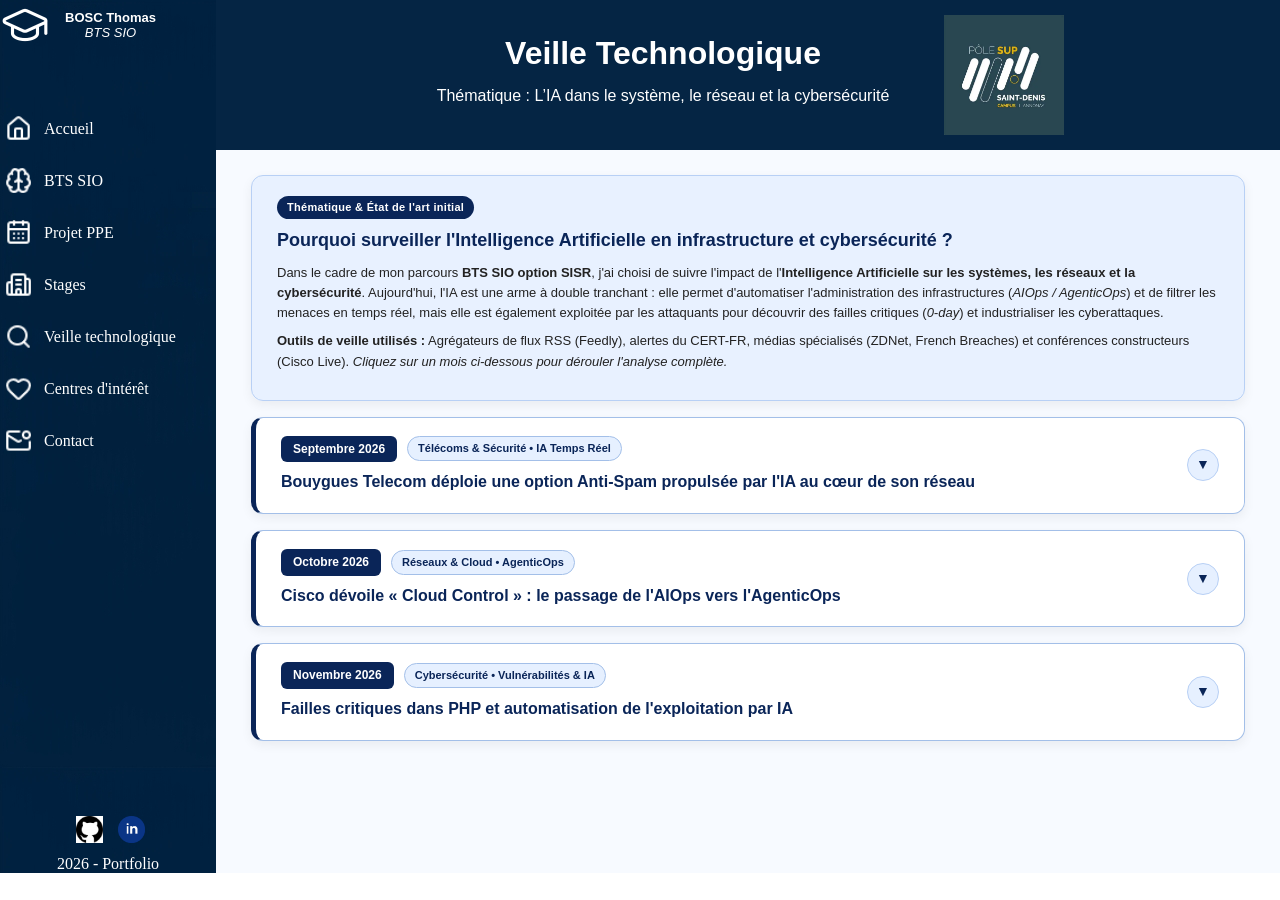
<file: html/Veilles_technologiques.html>
<!DOCTYPE html>
<html lang="fr">
    <head>
        <meta charset="UTF-8">
        <meta name="viewport" content="width=device-width, initial-scale=1.0">
        <title>Veille technologique</title>
        <link rel="stylesheet" type="text/css" href="../CSS/RegleCSS.css">
    </head>
    <body id="conteneur_global" class="contenu_page">
        <nav>
            <div id="Menu" class="image">
                <div id="profil_accueil" class="haut-menu">
                    <img src="../Image/Pictogramme_chapeau_etudiant.jpg" alt="Pictogramme de châpeau d'étudiant">
                    <div id="text-profil" class="text-menu">
                        <span><strong>BOSC Thomas</strong></span>
                        <span><em>BTS SIO</em></span>
                    </div>
                </div>              
                <div id="menu_accueil" class="menu">
                    <img src="../Image/accueil-icone-logo-maison.jpg" alt="Pictogramme maison">
                    <a href="../index.html"><span>Accueil</span></a>
                </div>
                <div id="menu_presentation" class="menu">
                    <img src="../Image/malette.png" alt="Pictogramme malette">
                    <a href="BTS-SIO_et_compétences.html"><span>BTS SIO</span></a>
                </div>
                <div id="menu_projet_PPE" class="menu">
                    <img src="../Image/calendrier_logo.jpg" alt="Pictogramme de calendrier">
                    <a href="Projets_réalisés.html"><span>Projet PPE</span></a>
                </div>
                <div id="menu_stages" class="menu">
                    <img src="../Image/logo_valise.jpg" alt="Pictogramme de valise">
                    <a href="Stages.html"><span>Stages</span></a>
                </div>
                <div id="menu_veille" class="menu">
                    <img src="../Image/logo_loupe.jpg" alt="Pictogramme de loupe">
                    <a href="Veilles_technologiques.html"><span>Veille technologique</span></a>
                </div>
                <div id="menu_centre_interet" class="menu">
                    <img src="../Image/logo_coeur.png" alt="Pictogramme de coeur">
                    <a href="Centres_d'interets.html"><span>Centres d'intérêt</span></a>
                </div>
                <div id="menu_contact" class="menu">
                    <img src="../Image/logo_enveloppe.jpg" alt="Pictogramme d'enveloppe">
                    <a href="Contact.html"><span>Contact</span></a>
                </div>
                <div id="reseau" class="menu">
                    <div class="logo-menu">
                        <a href="https://github.com/boscthomas06"><img src="../Image/logo-github.jpg" alt="logo de Github"></a>
                        <a href="https://www.linkedin.com/in/thomas-bosc-20840a396/"><img src="../Image/logo_linkedin.png" alt="logo logo_linkedin"></a>
                    </div>
                    <span>2026 - Portfolio</span>
                </div>
            </div>
        </nav>

        <div id="conteneur_HM" class="conteneur_HM">
            <header id="contenu" class="header_accueil">
                <div id="haut_page" class="haut_accueil">
                    <div id="texte_accueil" class="titre_accueil">
                        <h1>Veille Technologique</h1>
                        <p>Thématique : L’IA dans le système, le réseau et la cybersécurité</p>
                    </div>
                    <div id="campus" class="saint-denis">
                        <img src="../Image/saint-denis.webp" alt="Campus Saint-Denis">
                    </div>
                </div>
            </header>

            <main id="main_veille" class="main_stages_scroll">
                <div class="conteneur_veille">
                    
                    <!-- Introduction / État de l'art initial -->
                    <section class="carte_veille_intro">
                        <div class="badge_stage">Thématique & État de l'art initial</div>
                        <h2>Pourquoi surveiller l'Intelligence Artificielle en infrastructure et cybersécurité ?</h2>
                        <p>Dans le cadre de mon parcours <strong>BTS SIO option SISR</strong>, j'ai choisi de suivre l'impact de l'<strong>Intelligence Artificielle sur les systèmes, les réseaux et la cybersécurité</strong>. Aujourd'hui, l'IA est une arme à double tranchant : elle permet d'automatiser l'administration des infrastructures (<em>AIOps / AgenticOps</em>) et de filtrer les menaces en temps réel, mais elle est également exploitée par les attaquants pour découvrir des failles critiques (<em>0-day</em>) et industrialiser les cyberattaques.</p>
                        <p><strong>Outils de veille utilisés :</strong> Agrégateurs de flux RSS (Feedly), alertes du CERT-FR, médias spécialisés (ZDNet, French Breaches) et conférences constructeurs (Cisco Live). <em>Cliquez sur un mois ci-dessous pour dérouler l'analyse complète.</em></p>
                    </section>

                    <!-- 1. Septembre 2026 -->
                    <details class="carte_article_veille">
                        <summary class="entete_cliquable">
                            <div class="infos_entete">
                                <div class="badges_ligne">
                                    <span class="badge_mois">Septembre 2026</span>
                                    <span class="tag_domaine">Télécoms & Sécurité • IA Temps Réel</span>
                                </div>
                                <h3>Bouygues Telecom déploie une option Anti-Spam propulsée par l'IA au cœur de son réseau</h3>
                            </div>
                            <span class="icone_derouler">▼</span>
                        </summary>
                        <div class="contenu_deroulant">
                            <div class="corps_article_avec_image">
                                <div class="texte_article_veille">
                                    <p class="resume_article">Pour contrer l'industrialisation des fraudes téléphoniques et des campagnes d'appels automatisés (appels silencieux servant à vérifier si une ligne est active avant une attaque ciblée), Bouygues Telecom lance en partenariat avec <strong>Hiya</strong> un filtre Anti-Spam directement intégré à son cœur de réseau mobile 4G/5G.</p>
                                    <ul class="points_cles_veille">
                                        <li><strong>Fonctionnement sans application :</strong> L'IA analyse en temps réel les métadonnées des appels directement au niveau de l'infrastructure opérateur, protégeant les flottes professionnelles sans installation sur les terminaux.</li>
                                        <li><strong>Hygiène numérique :</strong> Les experts rappellent l'importance de ne pas rappeler les numéros inconnus silencieux et de laisser la messagerie filtrer les appels suspects.</li>
                                        <li><strong>Déploiement :</strong> Proposée à 1 €/mois pour les entreprises (B2B) dès octobre 2026, cette solution démontre l'intégration native de l'IA défensive dans les infrastructures télécoms.</li>
                                    </ul>
                                </div>
                                <div class="visuel_veille">
                                    <img src="../Image/veille_septembre.jpg" alt="Option Anti-Spam IA Bouygues Telecom et Hiya">
                                </div>
                            </div>
                            <div class="pied_article">
                                <span><strong>Source :</strong> Communiqué Bouygues Telecom / Hiya (Septembre 2026)</span>
                            </div>
                        </div>
                    </details>

                    <!-- 2. Octobre 2026 -->
                    <details class="carte_article_veille">
                        <summary class="entete_cliquable">
                            <div class="infos_entete">
                                <div class="badges_ligne">
                                    <span class="badge_mois">Octobre 2026</span>
                                    <span class="tag_domaine">Réseaux & Cloud • AgenticOps</span>
                                </div>
                                <h3>Cisco dévoile « Cloud Control » : le passage de l'AIOps vers l'AgenticOps</h3>
                            </div>
                            <span class="icone_derouler">▼</span>
                        </summary>
                        <div class="contenu_deroulant">
                            <div class="corps_article_avec_image">
                                <div class="texte_article_veille">
                                    <p class="resume_article">Lors de Cisco Live 2026, Cisco a présenté <strong>Cloud Control</strong>, une console unifiée pilotant le réseau, la cybersécurité, l'observabilité et les environnements multicloud (AWS, Azure, Google Cloud). L'innovation majeure réside dans l'<strong>AgenticOps</strong> : des agents IA capables non seulement de détecter un incident, mais aussi d'en analyser la cause racine, d'exécuter des actions correctives et de documenter l'opération sous supervision humaine.</p>
                                    <ul class="points_cles_veille">
                                        <li><strong>Cloud Control Studio :</strong> Environnement permettant aux administrateurs d'interagir en langage naturel et de créer leurs propres agents IA d'automatisation.</li>
                                        <li><strong>Live Protect :</strong> Protection dynamique permettant aux commutateurs et équipements Cisco de bloquer l'exploitation d'une nouvelle faille sans redémarrage ni interruption de service.</li>
                                        <li><strong>Quantum Ready :</strong> Intégration d'un démarrage sécurisé (<em>Secure Boot</em>) et d'outils d'audit (<em>Cisco IQ</em>) pour préparer la migration vers la cryptographie post-quantique (PQC) face aux attaques « harvest now, decrypt later ».</li>
                                    </ul>
                                </div>
                                <div class="visuel_veille">
                                    <img src="../Image/veille_octobre.jpg" alt="Cisco Cloud Control et AgenticOps">
                                </div>
                            </div>
                            <div class="pied_article">
                                <span><strong>Source :</strong> Cisco Live 2026 / Documentation technique Cisco Cloud Control</span>
                            </div>
                        </div>
                    </details>

                    <!-- 3. Novembre 2026 -->
                    <details class="carte_article_veille">
                        <summary class="entete_cliquable">
                            <div class="infos_entete">
                                <div class="badges_ligne">
                                    <span class="badge_mois">Novembre 2026</span>
                                    <span class="tag_domaine">Cybersécurité • Vulnérabilités & IA</span>
                                </div>
                                <h3>Failles critiques dans PHP et automatisation de l'exploitation par IA</h3>
                            </div>
                            <span class="icone_derouler">▼</span>
                        </summary>
                        <div class="contenu_deroulant">
                            <div class="corps_article_avec_image">
                                <div class="texte_article_veille">
                                    <p class="resume_article">De nouvelles vulnérabilités critiques ont été découvertes dans l'écosystème PHP, accentuant la menace d'attaques automatisées. Les groupes cybercriminels exploitent désormais des agents IA autonomes capables de scanner le web, d'identifier les versions non patchées et de générer des scripts d'exploitation sur-mesure en quelques minutes.</p>
                                    <ul class="points_cles_veille">
                                        <li><strong>Vecteur d'attaque industrialisé :</strong> L'utilisation d'outils offensifs dopés à l'IA permet aux attaquants de contourner plus rapidement les défenses applicatives traditionnelles (WAF).</li>
                                        <li><strong>Réaction des équipes SecOps :</strong> Nécessité absolue de mettre en place une veille active des correctifs (patch management) et de durcir les configurations serveurs.</li>
                                    </ul>
                                </div>
                                <div class="visuel_veille">
                                    <img src="../Image/veille_novembre.jpg" alt="Illustration éléphant PHP - Veille Novembre">
                                </div>
                            </div>
                            <div class="pied_article">
                                <span><strong>Source :</strong> CERT-FR / Veille de vulnérabilités PHP (Novembre 2026)</span>
                            </div>
                        </div>
                    </details>

                </div>
            </main>
        </div>
        <footer>  
        </footer>
    </body>
</html>
</file>
<file: CSS/RegleCSS.css>
/* ================================================= */
/* STYLES GLOBAUX & CONFIGURATION */

body, html {
    margin: 0;
    padding: 0;
    width: 100%;
    max-width: 100%;
    overflow-x: hidden;
}

h2 {
    font-size: 14px;
    color: blue;
    font-family: 'Franklin Gothic Medium', 'Arial Narrow', Arial, sans-serif;
    margin: 4px;
}

.style_BTS-SIO {
    font-size: 13px;
    font-family: Arial, Helvetica, sans-serif;
    color: #222;
}

.style_BTS-SIO h2 {
    font-size: 17px;
    color: #0a2558;
    margin: 0 0 10px 0;
    text-align: center;
}


/* ================================================= */
/*MENU LATÉRAL*/

#Menu.image {
    display: flex;
    align-items: flex-start;
    flex-direction: column;
    text-align: justify;
    white-space: nowrap;
    gap: 25px;
    background-image: url(../Image/fond_menu.jpg);
    height: 97vh;
    width: 24vh;
    color: white;
}

#Menu.image a {
    text-decoration: none;
    color: inherit;
}

#Menu.image img, #profil_accueil.haut-menu img, .menu img {
    display: flex;
}

#Menu.image img {
    object-fit: contain;
}

#profil_accueil.haut-menu {
    display: flex;
    flex-direction: row;
    align-items: center;
    color: white;
    gap: 15px;
}

#profil_accueil.haut-menu img {
    height: 50px;
    width: 50px;
}

#text-profil.text-menu {
    display: flex;
    flex-direction: column;
    font-size: 13px;
    font-family: Arial, Helvetica, sans-serif;
    text-align: center;
}

.menu img {
    height: 100%;
    width: 3vh;
    padding-left: 5px;
}

.menu {
    display: flex;
    gap: 12px;
    align-items: center;
    width: 100%;
}

#menu_accueil.menu {
    margin-top: 40px;
}

#reseau.menu {
    display: flex;
    flex-direction: column;
    align-items: center;
    margin-top: auto;
    width: 100%;
}

.logo-menu {
    display: flex;
    flex-direction: row;
    align-items: center;
    gap: 10px;
    justify-content: center;
}

.menu:not(#reseau):hover {
    background-color: red;
    border-radius: 6px;
    cursor: pointer;
}


/* ================================================= */
/*PAGE ACCUEIL*/

#conteneur_global.contenu_page {
    display: flex;
    flex-direction: row;
}

#contenu.header_accueil {
    width: 100%;
}

#haut_page.haut_accueil, #header-BTS_SIO.style_BTS-SIO {
    display: flex;
    flex-direction: row;
    background-color: #052544;
    align-items: center;
    justify-content: center;
    color: white;
}

#haut_page.haut_accueil {
    gap: 50px;
    height: 150px;
}

#texte_accueil.titre_accueil {
    display: flex;
    flex-direction: column;
    color: white;
    font-family: Arial, Helvetica, sans-serif;
    gap: 5px;
    align-items: center;
    margin-top: -10px;
}

#texte_accueil.titre_accueil h1,
#texte_accueil.titre_accueil p {
    margin: 5px;
}

#campus.saint-denis {
    display: flex;
    align-items: center;
    height: 80%;
}

#campus.saint-denis img {
    height: 120px;
    width: 120px;
}

#conteneur_HM.conteneur_HM {
    display: flex;
    flex-direction: column;
    flex-grow: 1;
    width: 100%;
}

#main_accueil.main_accueil {
    height: 560px;
}

#bloc1.presentation {
    display: flex;
    justify-content: center;
    margin-top: 60px;
}

.presentation {
    display: flex;
    flex-direction: row;
    align-items: center;
    gap: 20px;
}

.image-bloc img {
    height: 100px;
    width: 100px;
}

.bloc-texte {
    display: flex;
    flex-direction: column;
    line-height: 1.5;
    background-color: rgba(230, 240, 255, 0.5);
    width: 400px;
    height: 150px;
    font-size: 12px;
    font-family: Arial, Helvetica, sans-serif;
    gap: 1px;
    text-align: left;
}

.bloc-texte h2,
.bloc-texte p {
    margin: 4px;
}

#bloc2-3.conteneur_bloc2-3 {
    display: flex;
    flex-direction: row;
    gap: 50px;
    align-items: center;
    justify-content: center;
    margin-top: 60px;
}

#bloc123.disposition_bloc {
    padding: 40px;
}

#image-bloc3.image-bloc img {
    margin-top: -5px;
}


/* ================================================= */
/*PAGE BTS SIO*/

#contenu_BTS-SIO.contenu_BTS-SIO {
    display: flex;
    flex-direction: row;
    min-height: 100vh;
}

#page_BTS-SIO.page-BTS_SIO {
    display: flex;
    flex-direction: column;
    align-items: stretch;
    background-color: #ffffff;
    width: 100%;
    height: 97vh;
    overflow: hidden;
}

#header-BTS_SIO.style_BTS-SIO {
    flex-direction: column;
    width: 100%;
    height: 135px;
    flex-shrink: 0;
    gap: 4px;
}

#header-BTS_SIO.style_BTS-SIO h1,
#header-BTS_SIO.style_BTS-SIO p {
    font-size: 26px;
    margin: 2px;
}

#header-BTS_SIO.style_BTS-SIO p {
    font-size: 13px;
}

#page_BTS-SIO.page-BTS_SIO main {
    display: flex;
    flex-direction: column;
    align-items: center;
    justify-content: center;
    width: 100%;
    flex-grow: 1;
    padding: 15px 30px;
    gap: 0;
    box-sizing: border-box;
}

#objecif_specialite.style_BTS-SIO,
#programme-competence.style_BTS-SIO {
    display: flex;
    flex-direction: row;
    align-items: stretch;
    justify-content: center;
    width: 100%;
    max-width: 1100px;
    background-color: transparent;
    height: auto;
    gap: 0;
}

#disposition_objectif.objectif {
    display: flex;
    flex-direction: column;
    justify-content: center;
    background-color: rgba(230, 240, 255, 0.7);
    border: 1px solid #b8d0f5;
    border-radius: 12px 0 0 0;
    padding: 16px 22px;
    flex: 1.3;
    gap: 8px;
}

.objectif {
    display: flex;
    flex-direction: row;
    align-items: center;
    background-color: transparent;
    width: 100%;
    gap: 10px;
}

.objectif img {
    height: 20px;
    width: 20px;
    flex-shrink: 0;
}

.objectif p {
    margin: 0;
    line-height: 1.4;
}

#titre-specialite.style_BTS-SIO,
#competence.style_BTS-SIO {
    display: flex;
    flex-direction: column;
    justify-content: center;
    align-items: center;
    background-color: rgba(230, 240, 255, 0.7);
    border: 1px solid #b8d0f5;
    padding: 16px 22px;
    height: auto;
}

#titre-specialite.style_BTS-SIO {
    border-left: none;
    border-radius: 0 12px 0 0;
    flex: 1;
}

#specialite.style_BTS-SIO {
    display: flex;
    flex-direction: row;
    align-items: stretch;
    gap: 0;
    background-color: transparent;
    border: none;
    width: 100%;
}

#slam.style_BTS-SIO,
#sisr.style_BTS-SIO {
    flex: 1;
    text-align: center;
    background-color: #ffffff;
    border: 1px solid #a3bfe8;
    padding: 10px;
    display: flex;
    flex-direction: column;
    justify-content: center;
}

#slam.style_BTS-SIO {
    border-radius: 8px 0 0 8px;
}

#sisr.style_BTS-SIO {
    border-left: none;
    border-radius: 0 8px 8px 0;
}

#slam.style_BTS-SIO h3,
#sisr.style_BTS-SIO h3,
#slam.style_BTS-SIO p,
#sisr.style_BTS-SIO p,
#C1-C6.style_BTS-SIO h3,
#C1-C6.style_BTS-SIO p {
    margin: 3px 0;
}

#slam.style_BTS-SIO h3,
#sisr.style_BTS-SIO h3 {
    color: #0a2558;
    font-size: 15px;
}

#programme.style_BTS-SIO {
    background-color: rgba(230, 240, 255, 0.7);
    border: 1px solid #b8d0f5;
    border-top: none;
    border-radius: 0 0 0 12px;
    padding: 16px 22px;
    width: 35%;
    box-sizing: border-box;
}

#programme.style_BTS-SIO ul {
    margin: 6px 0 0 18px;
    padding: 0;
    line-height: 1.45;
}

#programme.style_BTS-SIO li {
    margin-bottom: 3px;
}

#competence.style_BTS-SIO {
    text-align: center;
    border-top: none;
    border-left: none;
    border-radius: 0 0 12px 0;
    width: 65%;
    box-sizing: border-box;
}

#box_competence.style_BTS-SIO,
#C1-C6.style_BTS-SIO {
    display: flex;
    flex-direction: row;
    justify-content: center;
    gap: 0;
    width: 100%;
}

#C1-C4.style_BTS-SIO,
#C2-C5.style_BTS-SIO,
#C3-C6.style_BTS-SIO {
    display: flex;
    flex-direction: column;
    flex: 1;
    gap: 0;
    text-align: center;
}

#C1-C4.style_BTS-SIO > div,
#C2-C5.style_BTS-SIO > div,
#C3-C6.style_BTS-SIO > div {
    background-color: #ffffff;
    border: 1px solid #a3bfe8;
    padding: 8px;
    flex: 1;
    display: flex;
    flex-direction: column;
    justify-content: center;
}

#C1-C4.style_BTS-SIO > div:last-child,
#C2-C5.style_BTS-SIO > div:last-child,
#C3-C6.style_BTS-SIO > div:last-child {
    border-top: none;
}

#C2-C5.style_BTS-SIO > div,
#C3-C6.style_BTS-SIO > div {
    border-left: none;
}

#C1-C4.style_BTS-SIO > div:first-child { border-top-left-radius: 8px; }
#C3-C6.style_BTS-SIO > div:first-child { border-top-right-radius: 8px; }
#C1-C4.style_BTS-SIO > div:last-child { border-bottom-left-radius: 8px; }
#C3-C6.style_BTS-SIO > div:last-child { border-bottom-right-radius: 8px; }

#C1-C6.style_BTS-SIO h3 {
    color: #0a2558;
    font-size: 14px;
}


/* ================================================= */
/*PAGE CONTACT*/

#main_contact.main_accueil,
#main_interets.main_accueil {
    height: auto;
    min-height: calc(100vh - 170px);
    display: flex;
    justify-content: center;
    align-items: center;
}

#main_contact.main_accueil {
    padding: 15px 20px;
    box-sizing: border-box;
}

#bloc_formulaire.presentation {
    width: 100%;
    max-width: 720px;
    justify-content: center;
}

#conteneur-form.bloc-texte {
    width: 100%;
    height: auto;
    padding: 18px 30px;
    border-radius: 12px;
    background-color: rgba(230, 240, 255, 0.7);
    border: 1px solid #b8d0f5;
    box-shadow: 0 4px 12px rgba(0, 0, 0, 0.08);
    box-sizing: border-box;
}

#conteneur-form.bloc-texte h2 {
    font-size: 19px;
    color: #0a2558;
    margin: 0 0 4px 0;
}

#conteneur-form.bloc-texte p {
    font-size: 12px;
    color: #333;
    margin: 0 0 12px 0;
}

.formulaire_contact {
    display: flex;
    flex-direction: column;
    gap: 10px;
    width: 100%;
}

.ligne_form {
    display: flex;
    flex-direction: row;
    gap: 18px;
    width: 100%;
}

.champ_form {
    display: flex;
    flex-direction: column;
    flex: 1;
    gap: 4px;
}

.champ_form label {
    font-weight: bold;
    font-size: 12px;
    color: #0a2558;
    font-family: Arial, Helvetica, sans-serif;
}

.champ_form input,
.champ_form select,
.champ_form textarea {
    width: 100%;
    padding: 7px 10px;
    border: 1px solid #a3bfe8;
    border-radius: 6px;
    font-family: Arial, Helvetica, sans-serif;
    font-size: 13px;
    background-color: #ffffff;
    box-sizing: border-box;
}

.champ_form input:focus,
.champ_form select:focus,
.champ_form textarea:focus {
    outline: none;
    border-color: #0a2558;
    box-shadow: 0 0 4px rgba(10, 37, 88, 0.3);
}

.champ_form textarea {
    resize: vertical;
    min-height: 65px;
}

.btn_envoyer {
    background-color: #0a2558;
    color: white;
    font-family: Arial, Helvetica, sans-serif;
    font-size: 13px;
    font-weight: bold;
    padding: 9px 22px;
    border: none;
    border-radius: 6px;
    cursor: pointer;
    align-self: flex-start;
    margin-top: 2px;
}

.btn_envoyer:hover {
    background-color: red;
}


/* ================================================= */
/*CENTRES D'INTÉRÊT*/

#main_interets.main_accueil {
    padding: 25px 30px;
    box-sizing: border-box;
}

.conteneur_interets {
    display: flex;
    flex-direction: column;
    gap: 25px;
    width: 100%;
    max-width: 850px;
}

.carte_interet {
    display: flex;
    flex-direction: row;
    align-items: center;
    gap: 25px;
    background-color: rgba(230, 240, 255, 0.7);
    border: 1px solid #b8d0f5;
    border-radius: 12px;
    padding: 20px 25px;
    box-shadow: 0 4px 12px rgba(0, 0, 0, 0.08);
}

.image_interet img {
    width: 160px;
    height: 160px;
    object-fit: cover;
    border-radius: 10px;
    border: 2px solid #0a2558;
    display: block;
}

.texte_interet {
    display: flex;
    flex-direction: column;
    font-family: Arial, Helvetica, sans-serif;
    font-size: 13px;
    line-height: 1.5;
    color: #222;
}

.texte_interet h2 {
    font-size: 18px;
    color: #0a2558;
    margin: 0 0 8px 0;
}

.texte_interet p {
    margin: 4px 0;
}

.classement_jeux,
.liste_assos {
    margin: 6px 0 8px 20px;
    padding: 0;
}

.classement_jeux li,
.liste_assos li {
    margin-bottom: 4px;
}

.classement_jeux li::marker {
    font-weight: bold;
    color: #0a2558;
}


/* ================================================= */
/*STAGES, VEILLES & PROJETS (PPE)*/

#conteneur_global.contenu_page,
#conteneur_HM.conteneur_HM {
    height: 97vh;
    overflow: hidden;
}

#main_stages.main_stages_scroll,
#main_veille.main_stages_scroll,
#main_ppe.main_stages_scroll {
    flex-grow: 1;
    overflow-y: auto;
    padding: 25px 35px;
    background-color: #f7faff;
    box-sizing: border-box;
    display: flex;
    justify-content: center;
    align-items: flex-start;
}

#main_stages.main_stages_scroll::-webkit-scrollbar,
#main_veille.main_stages_scroll::-webkit-scrollbar,
#main_ppe.main_stages_scroll::-webkit-scrollbar {
    width: 8px;
}

#main_stages.main_stages_scroll::-webkit-scrollbar-track,
#main_veille.main_stages_scroll::-webkit-scrollbar-track,
#main_ppe.main_stages_scroll::-webkit-scrollbar-track {
    background: #e6f0ff;
}

#main_stages.main_stages_scroll::-webkit-scrollbar-thumb,
#main_veille.main_stages_scroll::-webkit-scrollbar-thumb,
#main_ppe.main_stages_scroll::-webkit-scrollbar-thumb {
    background: #0a2558;
    border-radius: 4px;
}

.conteneur_stage,
.conteneur_veille,
.conteneur_ppe {
    display: flex;
    flex-direction: column;
    width: 100%;
    padding-bottom: 20px;
}

.conteneur_stage { gap: 22px; max-width: 1050px; }
.conteneur_veille { gap: 16px; max-width: 1000px; }
.conteneur_ppe { gap: 25px; max-width: 1050px; }

.badge_stage {
    display: inline-block;
    background-color: #0a2558;
    color: #ffffff;
    font-size: 11px;
    font-weight: bold;
    padding: 3px 10px;
    border-radius: 20px;
    margin-bottom: 8px;
    align-self: flex-start;
    letter-spacing: 0.3px;
}

.legende_img {
    display: block;
    font-size: 11px;
    font-style: italic;
    color: #4a5568;
    text-align: center;
    margin-top: 5px;
}

.carte_stage_entete,
.carte_mission_detail,
.carte_mission_colonne,
.carte_bilan,
.carte_veille_intro,
.carte_article_veille,
.carte_ppe {
    background-color: #ffffff;
    box-shadow: 0 4px 12px rgba(0, 0, 0, 0.06);
    border-radius: 12px;
    font-family: Arial, Helvetica, sans-serif;
    font-size: 13px;
    line-height: 1.55;
    color: #222;
}

.carte_stage_entete {
    display: flex;
    flex-direction: row;
    align-items: center;
    gap: 25px;
    background-color: rgba(230, 240, 255, 0.85);
    border: 1px solid #b8d0f5;
    padding: 20px 25px;
}

.image_stage_grande { flex-shrink: 0; }

.image_stage_grande img {
    width: 210px;
    height: 150px;
    object-fit: cover;
    border-radius: 8px;
    border: 2px solid #0a2558;
    display: block;
}

.texte_stage_intro,
.contenu_mission_texte,
.carte_mission_colonne,
.carte_bilan {
    display: flex;
    flex-direction: column;
}

.texte_stage_intro h2,
.contenu_mission_texte h2,
.carte_bilan h2,
.carte_veille_intro h2,
.entete_ppe h2 {
    font-size: 18px;
    color: #0a2558;
    margin: 0 0 8px 0;
}

.texte_stage_intro p,
.contenu_mission_texte p,
.carte_mission_colonne p,
.carte_bilan p,
.carte_veille_intro p {
    margin: 4px 0 8px 0;
}

.carte_mission_detail {
    display: flex;
    flex-direction: row;
    align-items: center;
    justify-content: space-between;
    gap: 25px;
    border: 1px solid #a3bfe8;
    border-left: 5px solid #0a2558;
    padding: 20px 25px;
}

.contenu_mission_texte { flex: 1; }

.contenu_mission_texte ul,
.carte_mission_colonne ul,
.points_cles_veille,
.bloc_info_ppe ul,
.bloc_travail_ppe ul,
.texte_resultats_ppe ul {
    margin: 6px 0 0 18px;
    padding: 0;
}

.contenu_mission_texte li,
.carte_mission_colonne li,
.points_cles_veille li,
.bloc_info_ppe li,
.bloc_travail_ppe li,
.texte_resultats_ppe li {
    margin-bottom: 6px;
}

.visuel_mission {
    flex-shrink: 0;
    width: 240px;
}

.visuel_mission img {
    width: 100%;
    height: 165px;
    object-fit: cover;
    border-radius: 8px;
    border: 1px solid #b8d0f5;
    display: block;
}

.grille_deux_colonnes {
    display: flex;
    flex-direction: row;
    align-items: stretch;
    gap: 20px;
    width: 100%;
}

.carte_mission_colonne {
    flex: 1;
    border: 1px solid #a3bfe8;
    border-top: 4px solid #0a2558;
    padding: 20px 22px;
}

.carte_mission_colonne h3 {
    font-size: 16px;
    color: #0a2558;
    margin: 0 0 8px 0;
}

.mini_visuel_bas {
    margin-top: auto;
    padding-top: 12px;
}

.mini_visuel_bas img {
    width: 100%;
    height: 135px;
    object-fit: cover;
    object-position: top;
    border-radius: 6px;
    border: 1px solid #b8d0f5;
    display: block;
}

.carte_bilan {
    background-color: rgba(230, 240, 255, 0.85);
    border: 1px solid #b8d0f5;
    padding: 20px 25px;
}

.carte_veille_intro {
    background-color: rgba(230, 240, 255, 0.85);
    border: 1px solid #b8d0f5;
    padding: 20px 25px;
}

.carte_article_veille {
    border: 1px solid #a3bfe8;
    border-left: 5px solid #0a2558;
    overflow: hidden;
}

.entete_cliquable {
    display: flex;
    flex-direction: row;
    align-items: center;
    justify-content: space-between;
    gap: 15px;
    padding: 18px 25px;
    cursor: pointer;
    list-style: none;
    user-select: none;
    transition: background-color 0.2s ease;
}

.entete_cliquable::-webkit-details-marker { display: none; }
.entete_cliquable:hover { background-color: rgba(230, 240, 255, 0.45); }

.infos_entete {
    display: flex;
    flex-direction: column;
    gap: 8px;
}

.badges_ligne {
    display: flex;
    flex-direction: row;
    align-items: center;
    gap: 10px;
}

.badge_mois {
    background-color: #0a2558;
    color: #ffffff;
    font-size: 12px;
    font-weight: bold;
    padding: 4px 12px;
    border-radius: 6px;
}

.tag_domaine, .tag_comp {
    background-color: #e6f0ff;
    color: #0a2558;
    border: 1px solid #a3bfe8;
    font-size: 11px;
    font-weight: bold;
    padding: 3px 10px;
    border-radius: 20px;
}

.entete_cliquable h3 {
    font-size: 16px;
    color: #0a2558;
    margin: 0;
}

.icone_derouler {
    font-size: 14px;
    color: #0a2558;
    background-color: #e6f0ff;
    border: 1px solid #b8d0f5;
    width: 30px;
    height: 30px;
    border-radius: 50%;
    display: flex;
    align-items: center;
    justify-content: center;
    flex-shrink: 0;
    transition: transform 0.25s ease, background-color 0.2s ease, color 0.2s ease;
}

.carte_article_veille[open] .icone_derouler {
    transform: rotate(180deg);
    background-color: #0a2558;
    color: #ffffff;
}

.contenu_deroulant {
    padding: 16px 25px 20px 25px;
    border-top: 1px solid #e2e8f0;
    background-color: #ffffff;
}

.resume_article { margin: 0 0 10px 0; text-align: justify; }

.pied_article {
    border-top: 1px solid #e2e8f0;
    padding-top: 8px;
    font-size: 12px;
    color: #4a5568;
}

.corps_article_avec_image {
    display: flex;
    flex-direction: row;
    align-items: center;
    justify-content: space-between;
    gap: 24px;
    margin-bottom: 12px;
}

.texte_article_veille { flex: 1; }

.visuel_veille {
    flex-shrink: 0;
    width: 250px;
}

.visuel_veille img {
    width: 100%;
    height: 175px;
    object-fit: cover;
    border-radius: 8px;
    border: 2px solid #0a2558;
    box-shadow: 0 3px 8px rgba(0, 0, 0, 0.1);
    display: block;
}

.carte_ppe {
    display: flex;
    flex-direction: column;
    gap: 16px;
    border: 1px solid #a3bfe8;
    border-left: 5px solid #0a2558;
    padding: 22px 26px;
}

.entete_ppe h2 { margin: 4px 0 0 0; }

.grille_ppe_haut {
    display: flex;
    flex-direction: row;
    align-items: stretch;
    gap: 18px;
}

.bloc_info_ppe {
    flex: 1;
    background-color: rgba(230, 240, 255, 0.55);
    border: 1px solid #b8d0f5;
    border-radius: 8px;
    padding: 14px 18px;
}

.bloc_info_ppe h3,
.bloc_travail_ppe h3,
.texte_resultats_ppe h3 {
    font-size: 15px;
    color: #0a2558;
    margin: 0 0 8px 0;
}

.bloc_info_ppe p,
.bloc_travail_ppe p,
.texte_resultats_ppe p {
    margin: 4px 0 8px 0;
    text-align: justify;
}

.bloc_resultats_ppe {
    display: flex;
    flex-direction: row;
    align-items: center;
    justify-content: space-between;
    gap: 24px;
    background-color: #f7faff;
    border: 1px solid #b8d0f5;
    border-radius: 8px;
    padding: 16px 20px;
}

.texte_resultats_ppe { flex: 1; }

.visuel_ppe {
    flex-shrink: 0;
    width: 340px;
}

.visuel_ppe img {
    width: 100%;
    height: auto;
    border-radius: 8px;
    border: 2px solid #0a2558;
    box-shadow: 0 3px 10px rgba(0, 0, 0, 0.1);
    display: block;
}

.pied_ppe_bilan {
    border-top: 1px solid #d0e1f9;
    padding-top: 12px;
    display: flex;
    flex-direction: column;
    gap: 10px;
}

.competences_ppe {
    display: flex;
    flex-direction: row;
    flex-wrap: wrap;
    align-items: center;
    gap: 8px;
}

.bilan_texte_ppe {
    margin: 0;
    background-color: rgba(230, 240, 255, 0.45);
    padding: 10px 14px;
    border-radius: 6px;
}

.tableau_ppe {
    width: 100%;
    border-collapse: collapse;
    margin-top: 8px;
    font-size: 12px;
    background-color: #ffffff;
}

.tableau_ppe th {
    background-color: #0a2558;
    color: #ffffff;
    text-align: left;
    padding: 9px 12px;
    border: 1px solid #0a2558;
}

.tableau_ppe td {
    padding: 8px 12px;
    border: 1px solid #b8d0f5;
    vertical-align: top;
    line-height: 1.45;
}

.tableau_ppe tr:nth-child(even) { background-color: #f4f8ff; }

.carte_ppe code {
    background-color: #e6f0ff;
    color: #0a2558;
    padding: 1px 5px;
    border-radius: 4px;
    font-family: Consolas, monospace;
    font-size: 11.5px;
}


/* ================================================= */
/*                 RESPONSIVE DESIGN                 */
/* ================================================= */

@media screen and (max-width: 1100px) {
    #conteneur_global.contenu_page,
    #conteneur_HM.conteneur_HM,
    #page_BTS-SIO.page-BTS_SIO,
    #main_accueil.main_accueil {
        height: auto !important;
        min-height: 100vh;
        overflow: visible !important;
    }

    #Menu.image {
        height: auto;
        min-height: 100vh;
        width: 210px;
    }

    #bloc2-3.conteneur_bloc2-3 {
        flex-direction: column;
        gap: 30px;
        margin-top: 30px;
    }

    .bloc-texte {
        width: 100%;
        max-width: 450px;
        height: auto;
        padding: 12px;
    }

    #objecif_specialite.style_BTS-SIO,
    #programme-competence.style_BTS-SIO {
        flex-direction: column;
    }

    #disposition_objectif.objectif,
    #titre-specialite.style_BTS-SIO,
    #programme.style_BTS-SIO,
    #competence.style_BTS-SIO {
        width: 100% !important;
        border-radius: 12px !important;
        border: 1px solid #b8d0f5 !important;
        margin-bottom: 12px;
        box-sizing: border-box;
    }
}

@media screen and (max-width: 768px) {
    body { margin: 0; padding: 0; }

    #conteneur_global.contenu_page,
    #contenu_BTS-SIO.contenu_BTS-SIO {
        flex-direction: column !important;
        height: auto !important;
        overflow: visible !important;
        position: relative;
        padding-bottom: 85px;
    }

    #Menu.image {
        flex-direction: row !important;
        flex-wrap: wrap !important;
        justify-content: center;
        align-items: center;
        width: 100% !important;
        height: auto !important;
        min-height: auto !important;
        padding: 12px 10px;
        gap: 10px;
        box-sizing: border-box;
        white-space: normal;
    }

    #profil_accueil.haut-menu {
        width: 100%;
        justify-content: center;
        padding-bottom: 8px;
        border-bottom: 1px solid rgba(255, 255, 255, 0.2);
    }

    #menu_accueil.menu { margin-top: 0 !important; }

    .menu {
        width: auto !important;
        padding: 6px 10px;
        background-color: rgba(255, 255, 255, 0.08);
        border-radius: 6px;
        font-size: 13px;
    }

    .menu img {
        width: 18px !important;
        height: 18px !important;
        padding-left: 0;
    }

    #reseau.menu {
        position: absolute;
        bottom: 0;
        left: 0;
        width: 100% !important;
        background-color: #052544;
        color: white;
        padding: 12px 0;
        margin-top: 0 !important;
        border-top: 1px solid rgba(255, 255, 255, 0.2);
        border-radius: 0;
        display: flex;
        flex-direction: column;
        align-items: center;
        justify-content: center;
        gap: 6px;
    }

    #haut_page.haut_accueil,
    #header-BTS_SIO.style_BTS-SIO {
        flex-direction: column !important;
        height: auto !important;
        padding: 20px 15px;
        gap: 15px;
        text-align: center;
    }

    #texte_accueil.titre_accueil h1,
    #header-BTS_SIO.style_BTS-SIO h1 {
        font-size: 20px;
    }

    #campus.saint-denis img {
        height: 80px;
        width: 80px;
    }

    #bloc123.disposition_bloc { padding: 20px 15px; }

    .presentation {
        flex-direction: column !important;
        text-align: center;
        gap: 12px;
    }

    .bloc-texte {
        width: 100% !important;
        height: auto !important;
        box-sizing: border-box;
    }

    #specialite.style_BTS-SIO,
    #C1-C6.style_BTS-SIO {
        flex-direction: column !important;
        gap: 8px;
    }

    #slam.style_BTS-SIO,
    #sisr.style_BTS-SIO,
    #C1-C4.style_BTS-SIO > div,
    #C2-C5.style_BTS-SIO > div,
    #C3-C6.style_BTS-SIO > div {
        border: 1px solid #a3bfe8 !important;
        border-radius: 8px !important;
        margin-bottom: 6px;
    }

    #main_stages.main_stages_scroll,
    #main_veille.main_stages_scroll,
    #main_ppe.main_stages_scroll,
    #main_interets.main_accueil,
    #main_contact.main_accueil {
        padding: 15px !important;
        overflow: visible !important;
    }

    .carte_interet,
    .carte_stage_entete,
    .carte_mission_detail,
    .grille_deux_colonnes,
    .corps_article_avec_image,
    .grille_ppe_haut,
    .bloc_resultats_ppe {
        flex-direction: column !important;
        align-items: stretch !important;
        gap: 15px;
    }

    .visuel_mission,
    .visuel_veille,
    .visuel_ppe,
    .image_stage_grande img,
    .image_interet img {
        width: 100% !important;
        max-width: 100%;
        height: auto !important;
    }

    .tableau_ppe {
        display: block;
        overflow-x: auto;
        white-space: nowrap;
    }

    .ligne_form {
        flex-direction: column !important;
        gap: 10px;
    }

    .btn_envoyer {
        width: 100%;
        text-align: center;
    }

    #page_BTS-SIO.page-BTS_SIO,
    #page_BTS-SIO.page-BTS_SIO header,
    #page_BTS-SIO.page-BTS_SIO main,
    #objectif.texte-présentation {
        width: 100% !important;
        max-width: 100% !important;
        padding-left: 10px !important;
        padding-right: 10px !important;
        box-sizing: border-box !important;
        overflow-x: hidden !important;
    }

    #page_BTS-SIO.page-BTS_SIO header { padding: 0 !important; }

    #disposition_objectif.objectif,
    #titre-specialite.style_BTS-SIO,
    #programme.style_BTS-SIO,
    #competence.style_BTS-SIO,
    #slam.style_BTS-SIO,
    #sisr.style_BTS-SIO,
    #C1-C4.style_BTS-SIO > div,
    #C2-C5.style_BTS-SIO > div,
    #C3-C6.style_BTS-SIO > div {
        width: 100% !important;
        max-width: 100% !important;
        box-sizing: border-box !important;
        margin-left: 0 !important;
        margin-right: 0 !important;
    }

    .objectif { align-items: flex-start !important; }

    html, body {
        width: 100% !important;
        max-width: 100% !important;
        overflow-x: hidden !important;
    }

    #page_BTS-SIO.page-BTS_SIO {
        padding-left: 0 !important;
        padding-right: 0 !important;
    }

    #page_BTS-SIO.page-BTS_SIO main {
        padding-left: 12px !important;
        padding-right: 12px !important;
    }
}
</file>
